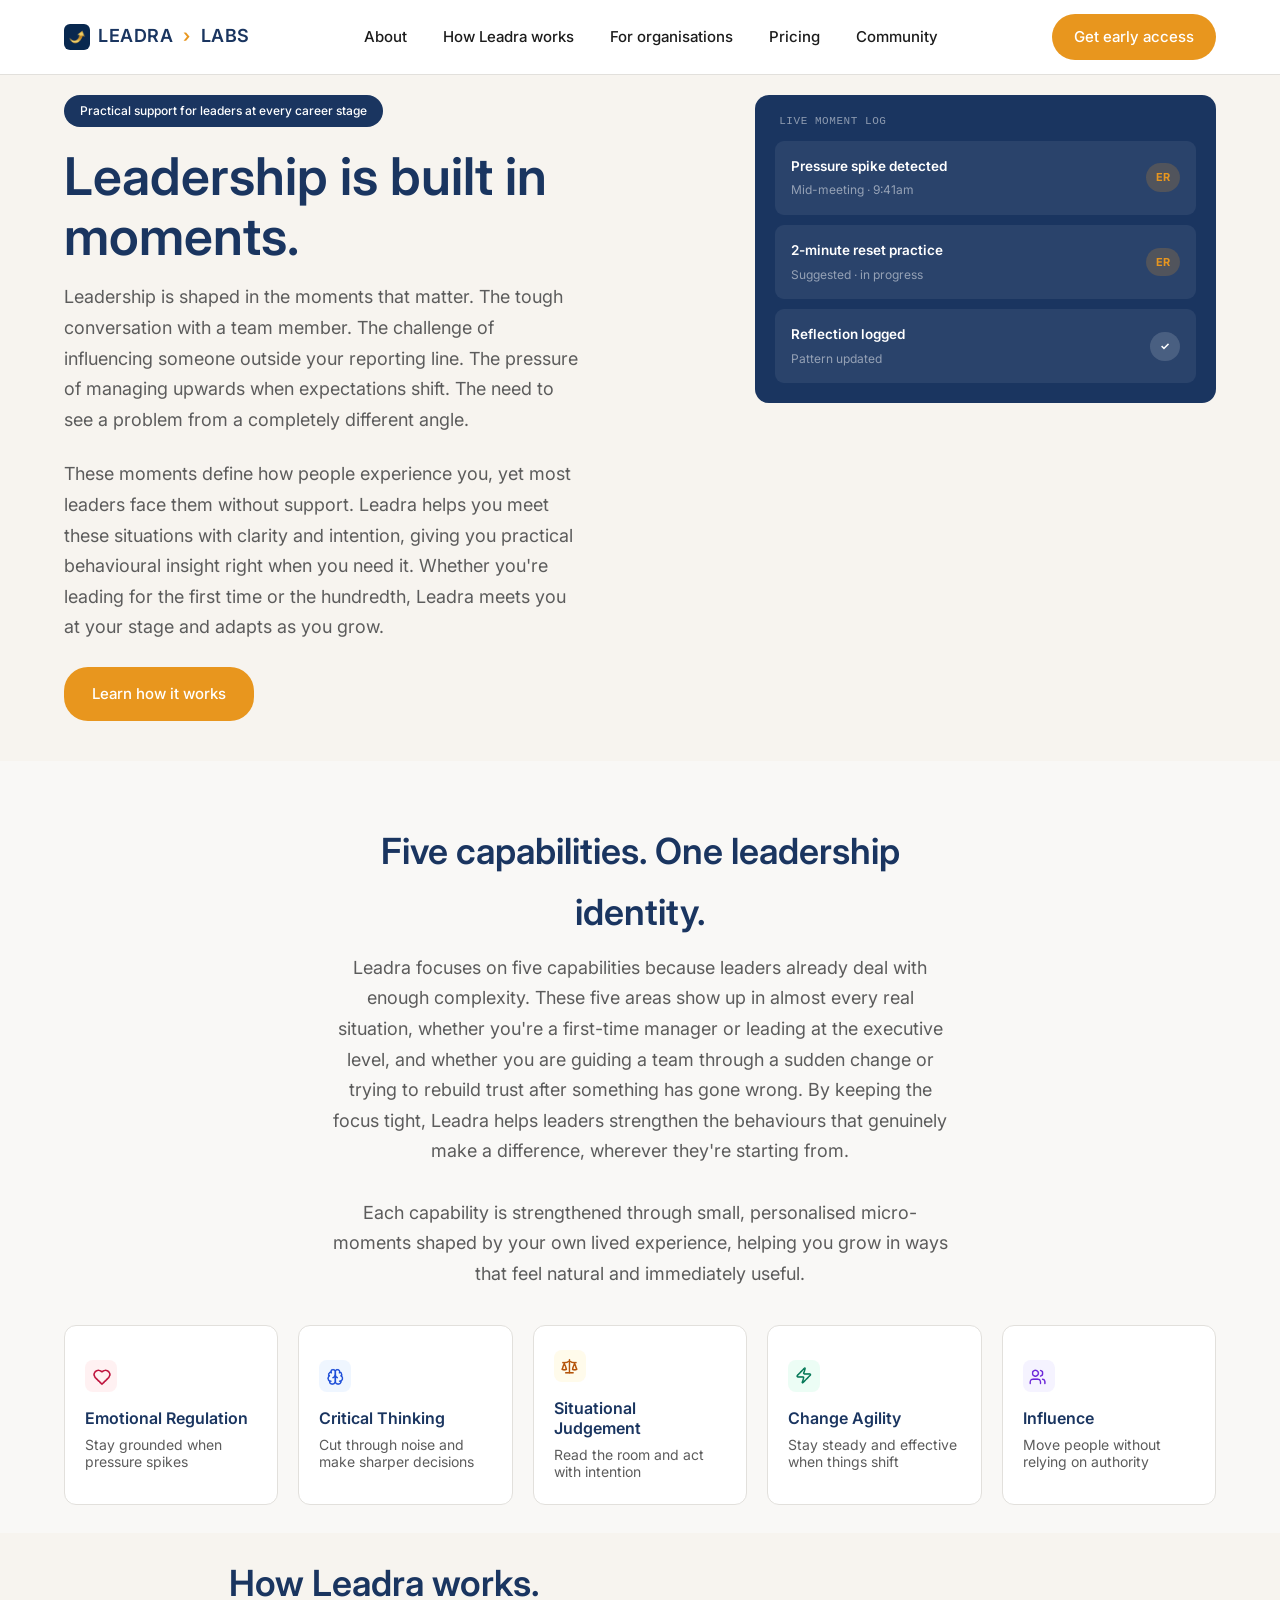
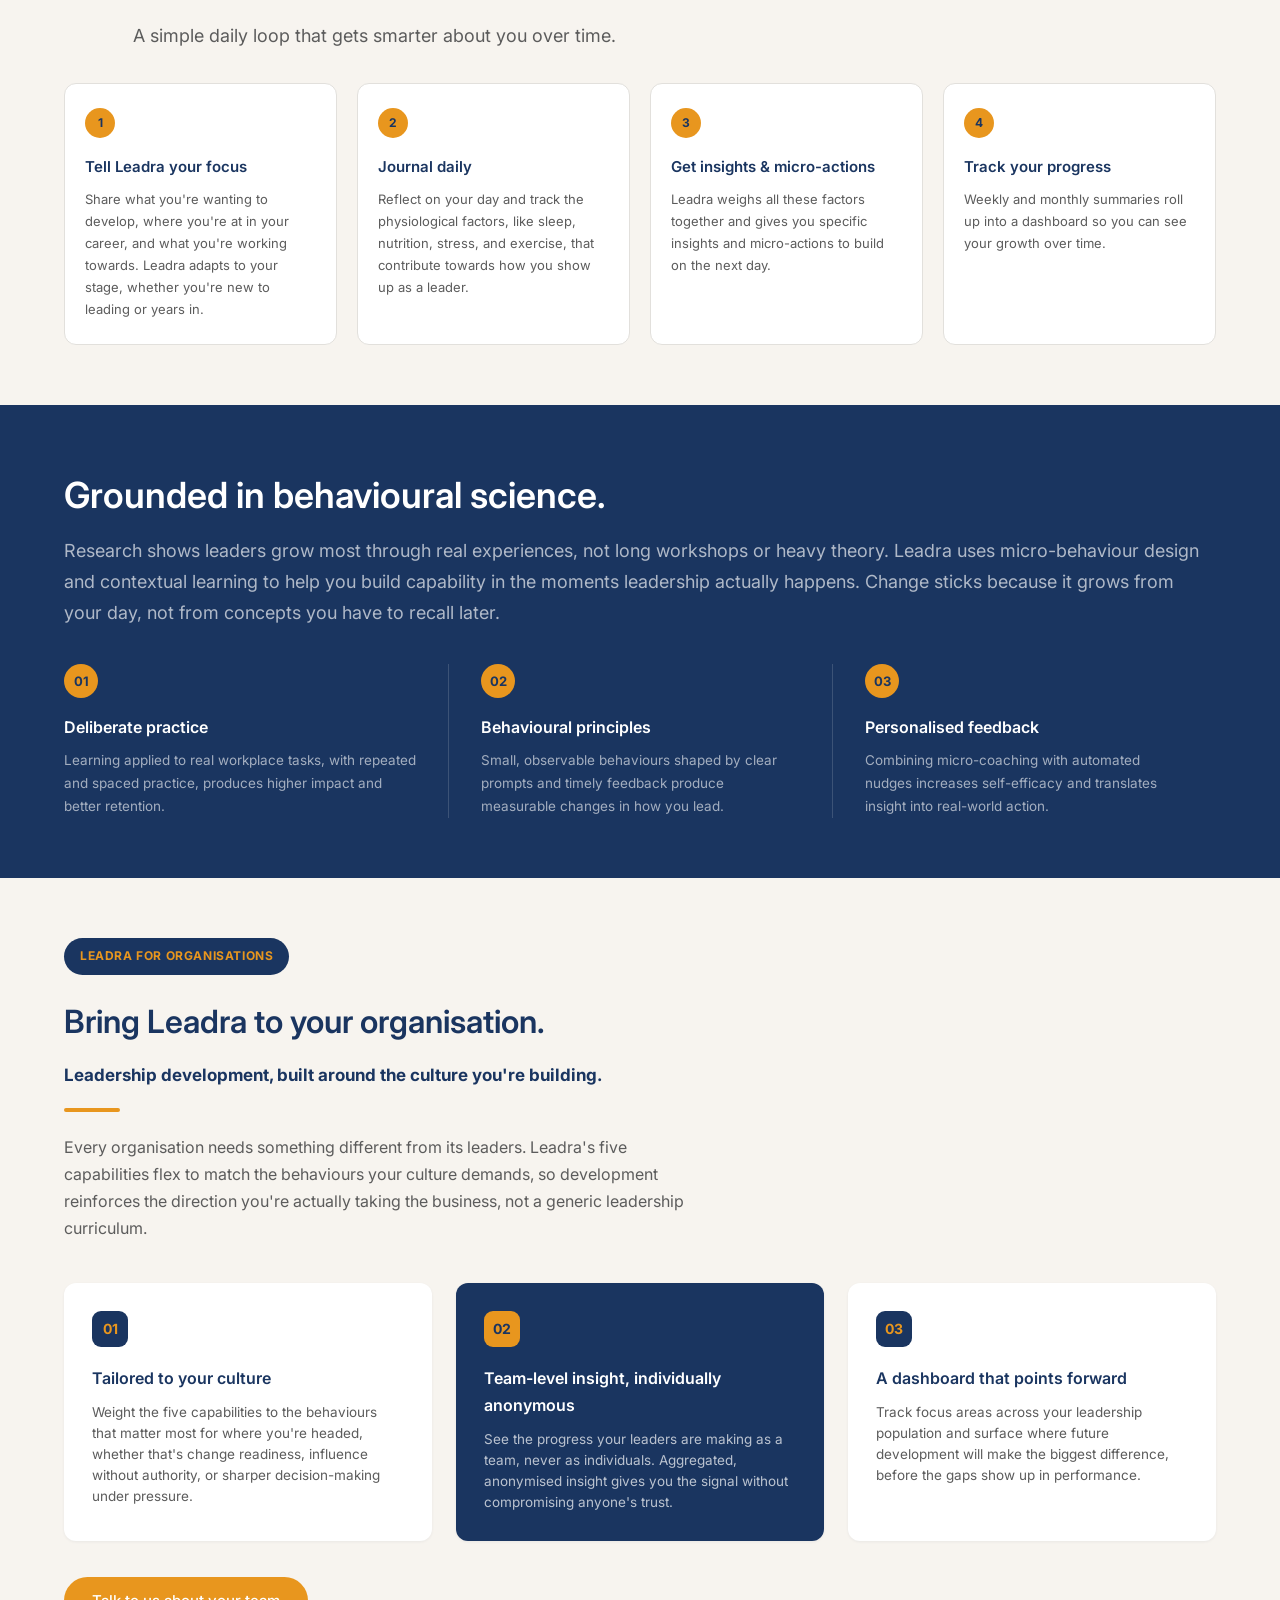
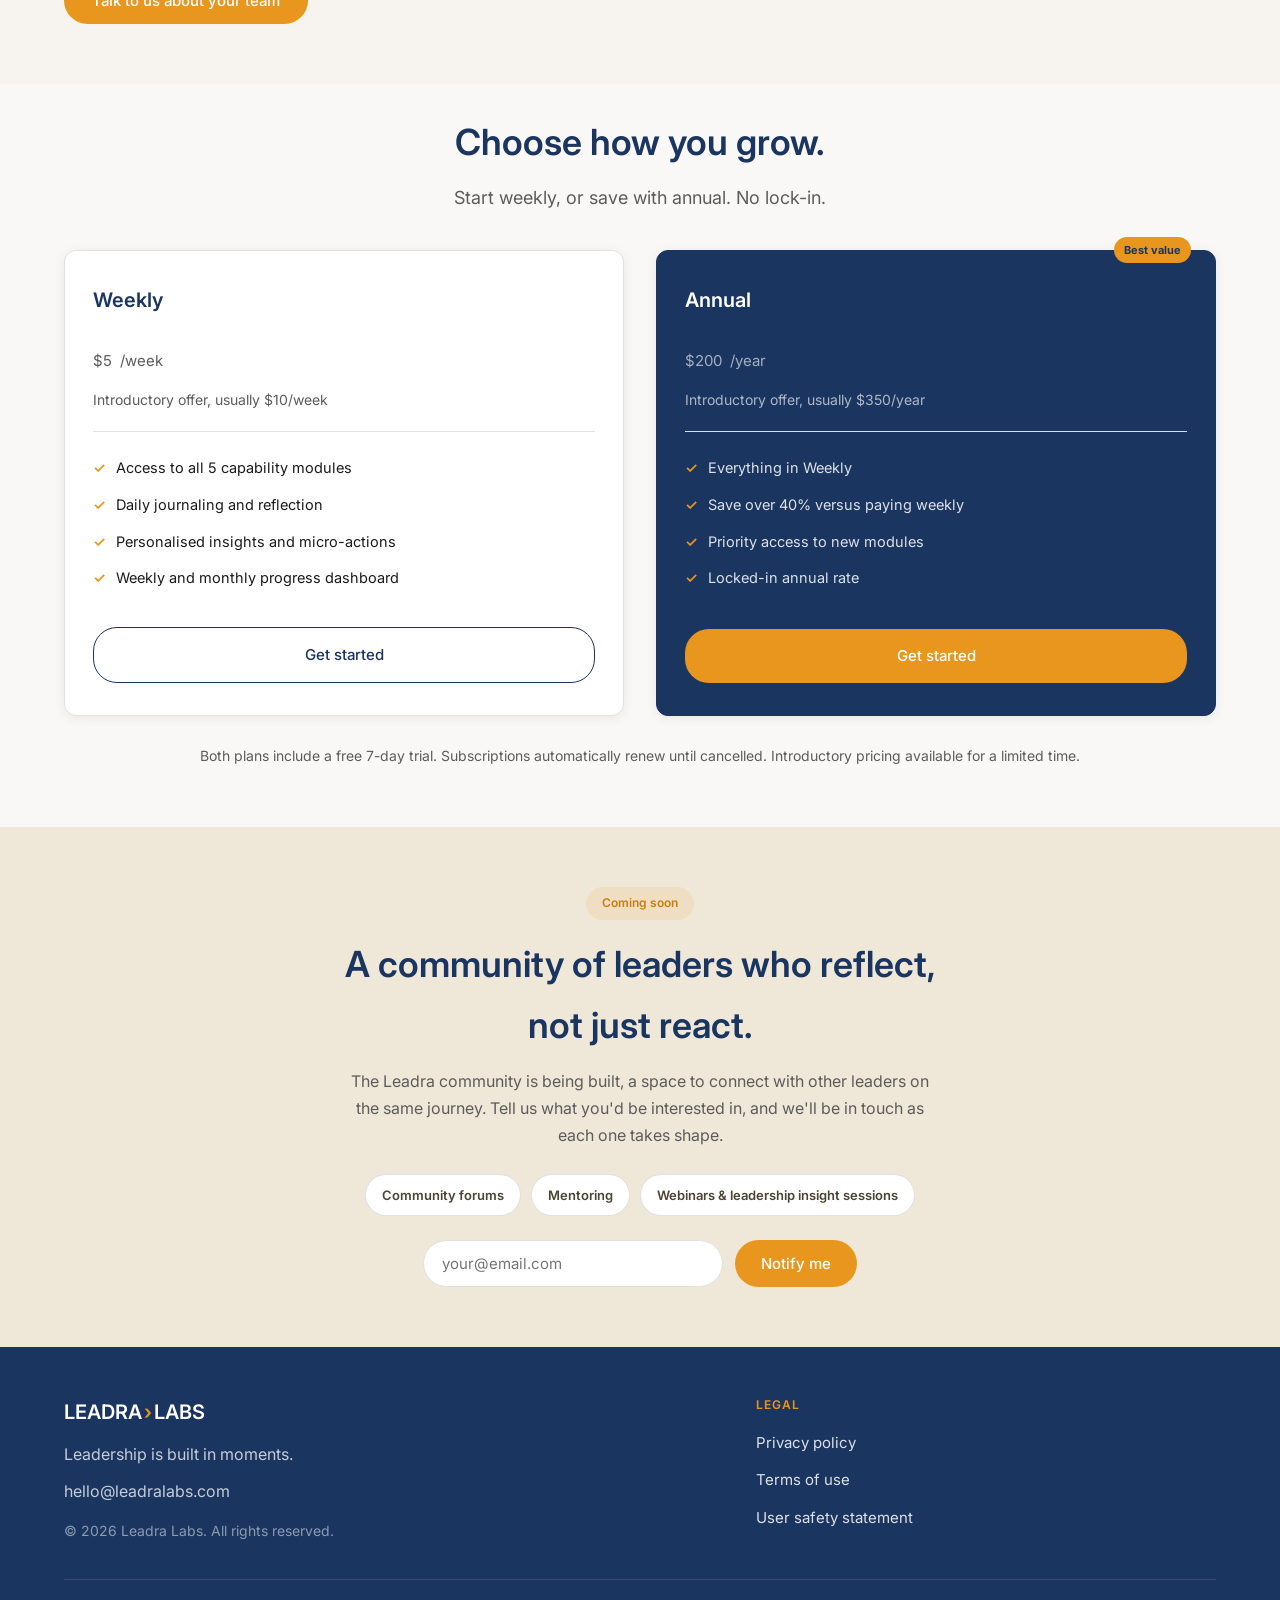
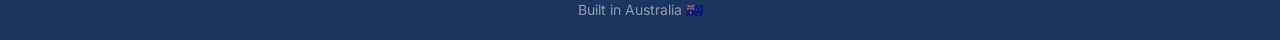
<file: index.html>
<!DOCTYPE html>
<html lang="en">
<head>
<meta charset="UTF-8">
<meta name="viewport" content="width=device-width, initial-scale=1.0">
<title>Leadra Labs: Leadership is built in moments</title>
<meta name="description" content="Leadra is a behavioural development app for leaders at every stage. Recognise pressure spikes, difficult conversations, and change — and build the capability to navigate them with confidence.">
<meta property="og:title" content="Leadra Labs: Leadership is built in moments">
<meta property="og:description" content="A behavioural development app for leaders at every stage, built for the moments that matter.">
<meta property="og:type" content="website">
<meta property="og:url" content="https://leadralabs.com">
<meta property="og:image" content="https://leadralabs.com/og-image.png">
<link rel="icon" type="image/svg+xml" href="data:image/svg+xml,%3Csvg xmlns='http://www.w3.org/2000/svg' viewBox='0 0 64 64'%3E%3Crect width='64' height='64' fill='%231A3560'/%3E%3Ctext x='32' y='46' font-family='Arial, sans-serif' font-size='38' font-weight='700' fill='%23E8961E' text-anchor='middle'%3EL%3C/text%3E%3C/svg%3E">
<link rel="preconnect" href="https://fonts.googleapis.com">
<link rel="preconnect" href="https://fonts.gstatic.com" crossorigin>
<link href="https://fonts.googleapis.com/css2?family=Inter:wght@400;500;600;700;800&display=swap" rel="stylesheet">
<link rel="stylesheet" href="assets/style.css">
</head>
<body>

<!-- ============ NAVIGATION ============ -->
<header class="site-nav">
  <div class="nav-inner">
    <a href="#" class="logo logo-mark">
      <img src="assets/logo.png" class="logo-icon" alt="Leadra Labs logo">
      LEADRA<span class="arrow">›</span>LABS
    </a>
    <nav class="nav-links">
      <a href="about.html">About</a>
      <a href="#how-it-works">How Leadra works</a>
      <a href="#for-organisations">For organisations</a>
      <a href="#pricing">Pricing</a>
      <a href="#community">Community</a>
    </nav>
    <div class="nav-right">
      <a href="https://app.leadralabs.com" class="btn btn-gold-sm">Get early access</a>
      <button class="hamburger" id="hamburgerBtn" aria-label="Toggle menu">☰</button>
    </div>
  </div>
  <div class="mobile-menu" id="mobileMenu">
    <a href="about.html">About</a>
    <a href="#how-it-works">How Leadra works</a>
    <a href="#for-organisations">For organisations</a>
    <a href="#pricing">Pricing</a>
    <a href="#community">Community</a>
  </div>
</header>

<!-- ============ HERO ============ -->
<section class="hero">
  <div class="container">
    <div class="hero-text">
      <span class="eyebrow-pill">Practical support for leaders at every career stage</span>
      <h1>Leadership is built in moments.</h1>
      <p class="sub">Leadership is shaped in the moments that matter. The tough conversation with a team member. The challenge of influencing someone outside your reporting line. The pressure of managing upwards when expectations shift. The need to see a problem from a completely different angle.</p>
      <p class="sub">These moments define how people experience you, yet most leaders face them without support. Leadra helps you meet these situations with clarity and intention, giving you practical behavioural insight right when you need it. Whether you're leading for the first time or the hundredth, Leadra meets you at your stage and adapts as you grow.</p>
      <div class="hero-ctas">
        <a href="#how-it-works" class="btn btn-gold">Learn how it works</a>
      </div>
    </div>
    <div class="hero-visual">
      <div class="moment-log-card">
        <div class="moment-log-label">LIVE MOMENT LOG</div>
        <div class="moment-log-item">
          <div>
            <div class="moment-log-item-title">Pressure spike detected</div>
            <div class="moment-log-item-meta">Mid-meeting · 9:41am</div>
          </div>
          <div class="moment-log-tag">ER</div>
        </div>
        <div class="moment-log-item">
          <div>
            <div class="moment-log-item-title">2-minute reset practice</div>
            <div class="moment-log-item-meta">Suggested · in progress</div>
          </div>
          <div class="moment-log-tag">ER</div>
        </div>
        <div class="moment-log-item">
          <div>
            <div class="moment-log-item-title">Reflection logged</div>
            <div class="moment-log-item-meta">Pattern updated</div>
          </div>
          <div class="moment-log-tag done">✓</div>
        </div>
      </div>
    </div>
  </div>
</section>

<!-- ============ CAPABILITIES ============ -->
<section id="capabilities">
  <div class="container">
    <h2 class="section-heading">Five capabilities. One leadership identity.</h2>
    <p class="section-subtext">Leadra focuses on five capabilities because leaders already deal with enough complexity. These five areas show up in almost every real situation, whether you're a first-time manager or leading at the executive level, and whether you are guiding a team through a sudden change or trying to rebuild trust after something has gone wrong. By keeping the focus tight, Leadra helps leaders strengthen the behaviours that genuinely make a difference, wherever they're starting from.<br><br>Each capability is strengthened through small, personalised micro-moments shaped by your own lived experience, helping you grow in ways that feel natural and immediately useful.</p>
    <div class="capabilities-grid">
      <button class="capability-card" data-modal="modal-er" type="button">
        <img class="capability-icon-img" src="assets/icons/emotional-regulation.png" alt="Emotional Regulation icon">
        <h3>Emotional Regulation</h3>
        <p>Stay grounded when pressure spikes</p>
      </button>
      <button class="capability-card" data-modal="modal-ct" type="button">
        <img class="capability-icon-img" src="assets/icons/critical-thinking.png" alt="Critical Thinking icon">
        <h3>Critical Thinking</h3>
        <p>Cut through noise and make sharper decisions</p>
      </button>
      <button class="capability-card" data-modal="modal-sj" type="button">
        <img class="capability-icon-img" src="assets/icons/situational-judgement.png" alt="Situational Judgement icon">
        <h3>Situational Judgement</h3>
        <p>Read the room and act with intention</p>
      </button>
      <button class="capability-card" data-modal="modal-ca" type="button">
        <img class="capability-icon-img" src="assets/icons/change-agility.png" alt="Change Agility icon">
        <h3>Change Agility</h3>
        <p>Stay steady and effective when things shift</p>
      </button>
      <button class="capability-card" data-modal="modal-in" type="button">
        <img class="capability-icon-img" src="assets/icons/influence.png" alt="Influence icon">
        <h3>Influence</h3>
        <p>Move people without relying on authority</p>
      </button>
    </div>
  </div>
</section>

<!-- ============ HOW LEADRA WORKS (4-step loop) ============ -->
<section id="how-it-works">
  <div class="container">
    <h2 class="section-heading" style="margin:0 0 6px">How Leadra works.</h2>
    <p class="section-subtext" style="margin:0 0 32px">A simple daily loop that gets smarter about you over time.</p>
    <div class="steps-grid">
      <div class="step-card">
        <div class="step-num">1</div>
        <h3>Tell Leadra your focus</h3>
        <p>Share what you're wanting to develop, where you're at in your career, and what you're working towards. Leadra adapts to your stage, whether you're new to leading or years in.</p>
      </div>
      <div class="step-card">
        <div class="step-num">2</div>
        <h3>Journal daily</h3>
        <p>Reflect on your day and track the physiological factors, like sleep, nutrition, stress, and exercise, that contribute towards how you show up as a leader.</p>
      </div>
      <div class="step-card">
        <div class="step-num">3</div>
        <h3>Get insights &amp; micro-actions</h3>
        <p>Leadra weighs all these factors together and gives you specific insights and micro-actions to build on the next day.</p>
      </div>
      <div class="step-card">
        <div class="step-num">4</div>
        <h3>Track your progress</h3>
        <p>Weekly and monthly summaries roll up into a dashboard so you can see your growth over time.</p>
      </div>
    </div>
  </div>
</section>

<!-- ============ GROUNDED IN BEHAVIOURAL SCIENCE ============ -->
<section class="science-section">
  <div class="container">
    <h2 class="section-heading">Grounded in behavioural science.</h2>
    <p class="section-subtext">Research shows leaders grow most through real experiences, not long workshops or heavy theory. Leadra uses micro-behaviour design and contextual learning to help you build capability in the moments leadership actually happens. Change sticks because it grows from your day, not from concepts you have to recall later.</p>
    <div class="pillars">
      <div class="pillar">
        <div class="num">01</div>
        <h3>Deliberate practice</h3>
        <p>Learning applied to real workplace tasks, with repeated and spaced practice, produces higher impact and better retention.</p>
      </div>
      <div class="pillar">
        <div class="num">02</div>
        <h3>Behavioural principles</h3>
        <p>Small, observable behaviours shaped by clear prompts and timely feedback produce measurable changes in how you lead.</p>
      </div>
      <div class="pillar">
        <div class="num">03</div>
        <h3>Personalised feedback</h3>
        <p>Combining micro-coaching with automated nudges increases self-efficacy and translates insight into real-world action.</p>
      </div>
    </div>
  </div>
</section>

<!-- ============ BRING LEADRA TO YOUR ORGANISATION ============ -->
<section id="for-organisations" class="org-section">
  <div class="container">
    <span class="eyebrow-navy">Leadra for organisations</span>
    <h2 class="org-heading">Bring Leadra to your organisation.</h2>
    <p class="org-subheading">Leadership development, built around the culture you're building.</p>
    <div class="org-divider"></div>
    <p class="org-body">Every organisation needs something different from its leaders. Leadra's five capabilities flex to match the behaviours your culture demands, so development reinforces the direction you're actually taking the business, not a generic leadership curriculum.</p>
    <div class="org-grid">
      <div class="org-card">
        <div class="org-card-num">01</div>
        <h3>Tailored to your culture</h3>
        <p>Weight the five capabilities to the behaviours that matter most for where you're headed, whether that's change readiness, influence without authority, or sharper decision-making under pressure.</p>
      </div>
      <div class="org-card dark">
        <div class="org-card-num">02</div>
        <h3>Team-level insight, individually anonymous</h3>
        <p>See the progress your leaders are making as a team, never as individuals. Aggregated, anonymised insight gives you the signal without compromising anyone's trust.</p>
      </div>
      <div class="org-card">
        <div class="org-card-num">03</div>
        <h3>A dashboard that points forward</h3>
        <p>Track focus areas across your leadership population and surface where future development will make the biggest difference, before the gaps show up in performance.</p>
      </div>
    </div>
    <div class="org-cta">
      <button class="btn btn-gold" data-modal="modal-contact" type="button">Talk to us about your team</button>
    </div>
  </div>
</section>

<!-- ============ PRICING ============ -->
<section id="pricing">
  <div class="container">
    <h2 class="section-heading">Choose how you grow.</h2>
    <p class="section-subtext">Start weekly, or save with annual. No lock-in.</p>
    <div class="pricing-grid">

      <div class="price-card">
        <h3>Weekly</h3>
        <div class="price"><span>$5</span> <span>/week</span></div>
        <p class="tagline">Introductory offer, usually $10/week</p>
        <hr class="price-divider">
        <ul>
          <li><span class="check">✓</span> <span>Access to all 5 capability modules</span></li>
          <li><span class="check">✓</span> <span>Daily journaling and reflection</span></li>
          <li><span class="check">✓</span> <span>Personalised insights and micro-actions</span></li>
          <li><span class="check">✓</span> <span>Weekly and monthly progress dashboard</span></li>
        </ul>
        <a href="https://app.leadralabs.com" class="btn btn-outline-navy">Get started</a>
      </div>

      <div class="price-card dark">
        <span class="popular-badge">Best value</span>
        <h3>Annual</h3>
        <div class="price"><span>$200</span> <span>/year</span></div>
        <p class="tagline">Introductory offer, usually $350/year</p>
        <hr class="price-divider">
        <ul>
          <li><span class="check">✓</span> <span>Everything in Weekly</span></li>
          <li><span class="check">✓</span> <span>Save over 40% versus paying weekly</span></li>
          <li><span class="check">✓</span> <span>Priority access to new modules</span></li>
          <li><span class="check">✓</span> <span>Locked-in annual rate</span></li>
        </ul>
        <a href="https://app.leadralabs.com" class="btn btn-gold">Get started</a>
      </div>

    </div>
    <p class="pricing-footnote">Both plans include a free 7-day trial. Subscriptions automatically renew until cancelled. Introductory pricing available for a limited time.</p>
  </div>
</section>

<!-- ============ COMMUNITY ============ -->
<section id="community" class="community-section">
  <div class="community-inner">
    <span class="eyebrow-gold">Coming soon</span>
    <h2>A community of leaders who reflect, not just react.</h2>
    <p>The Leadra community is being built, a space to connect with other leaders on the same journey. Tell us what you'd be interested in, and we'll be in touch as each one takes shape.</p>
    <div class="community-tags">
      <span class="community-tag">Community forums</span>
      <span class="community-tag">Mentoring</span>
      <span class="community-tag">Webinars &amp; leadership insight sessions</span>
    </div>
    <!-- TODO: wire up to email capture (e.g. Mailchimp, ConvertKit) -->
    <form class="email-capture" onsubmit="return false;">
      <input type="email" placeholder="your@email.com" aria-label="Email address" required>
      <button type="submit" class="btn btn-gold-sm">Notify me</button>
    </form>
  </div>
</section>

<!-- ============ FOOTER ============ -->
<footer>
  <div class="container">
    <div class="footer-grid" style="grid-template-columns: 1.4fr 1fr;">
      <div>
        <div class="footer-logo">LEADRA<span class="arrow">›</span>LABS</div>
        <p class="footer-tagline">Leadership is built in moments.</p>
        <p class="footer-tagline" style="margin-top:-4px"><a href="mailto:hello@leadralabs.com" style="color:inherit">hello@leadralabs.com</a></p>
        <p class="footer-copyright">© 2026 Leadra Labs. All rights reserved.</p>
      </div>
      <div>
        <div class="footer-heading">Legal</div>
        <ul class="footer-links">
          <li><a href="Leadra Privacy Policy 20Aug26.pdf" target="_blank" rel="noopener">Privacy policy</a></li>
          <li><a href="Leadra Terms of Use 17Aug26.pdf" target="_blank" rel="noopener">Terms of use</a></li>
          <li><a href="Leadra User Safety Statement 17Aug26.pdf" target="_blank" rel="noopener">User safety statement</a></li>
        </ul>
      </div>
    </div>
    <div class="footer-bottom">Built in Australia 🇦🇺</div>
  </div>
</footer>

<!-- ============ CAPABILITY DETAIL MODALS ============ -->
<div class="modal-overlay" id="modal-er">
  <div class="modal-box">
    <div class="modal-header">
      <img class="modal-icon" src="assets/icons/emotional-regulation.png" alt="Emotional Regulation icon">
      <h2>Emotional Regulation</h2>
    </div>
    <p>When emotions run high, leadership can feel harder than it should. You might notice yourself reacting too quickly, feeling thrown off in a conversation or struggling to stay calm when pressure builds. Your team feels it too. Tension rises, people pull back, and small issues start to grow because the focus shifts from the work to the emotion in the room.</p>
    <p>Emotional regulation helps you stay steady, think clearly and create the kind of environment where people feel safe to bring their best thinking.</p>
    <h3>How Leadra helps</h3>
    <p>Leadra strengthens emotional regulation through small, personalised micro moments that reflect your real experiences. These moments help you notice what is happening, understand the trigger and choose a calmer response that keeps the conversation and the team on track. Over time, you build a steadier way of leading that people feel immediately.</p>
    <div class="modal-close-row"><button class="modal-close-btn" type="button">Close</button></div>
  </div>
</div>

<div class="modal-overlay" id="modal-ct">
  <div class="modal-box">
    <div class="modal-header">
      <img class="modal-icon" src="assets/icons/critical-thinking.png" alt="Critical Thinking icon">
      <h2>Critical Thinking</h2>
    </div>
    <p>When pressure is high, it is easy to rush into a solution or get stuck on the first idea that seems workable. You might feel mentally cluttered, unsure where to start or overwhelmed by competing priorities. When critical thinking slips, problems get oversimplified, risks are missed and teams end up solving the wrong issue.</p>
    <p>Critical thinking helps you slow the moment down, see the problem clearly and make choices that stand up under pressure.</p>
    <h3>How Leadra helps</h3>
    <p>Leadra helps you strengthen critical thinking by prompting you to pause, step back and explore the problem from different angles. You learn to question assumptions, separate noise from what matters and make decisions with more clarity. Over time, your thinking becomes more deliberate and grounded.</p>
    <div class="modal-close-row"><button class="modal-close-btn" type="button">Close</button></div>
  </div>
</div>

<div class="modal-overlay" id="modal-sj">
  <div class="modal-box">
    <div class="modal-header">
      <img class="modal-icon" src="assets/icons/situational-judgement.png" alt="Situational Judgement icon">
      <h2>Situational Judgement</h2>
    </div>
    <p>When a moment feels unclear, it is easy to second-guess yourself or jump to a response that misses what the situation actually needs. You might feel unsure about how to move the conversation forward or notice the team looking for direction you are not quite ready to give. When situational judgement slips, decisions stall, misunderstandings grow and people start filling the gaps with their own assumptions.</p>
    <p>Situational judgement helps you read what is happening and choose the action that keeps things moving in the right direction.</p>
    <h3>How Leadra helps</h3>
    <p>Leadra helps you sharpen situational awareness by prompting you to reflect on real moments you face. You learn to spot cues you may have missed, understand what is driving the situation and choose a response that supports clarity and progress. Over time, your judgement becomes more confident and consistent.</p>
    <div class="modal-close-row"><button class="modal-close-btn" type="button">Close</button></div>
  </div>
</div>

<div class="modal-overlay" id="modal-ca">
  <div class="modal-box">
    <div class="modal-header">
      <img class="modal-icon" src="assets/icons/change-agility.png" alt="Change Agility icon">
      <h2>Change Agility</h2>
    </div>
    <p>Change can feel unsettling, especially when expectations shift quickly or the path ahead is unclear. You might notice yourself resisting, feeling thrown off or struggling to help your team stay focused. When change agility slips, momentum drops, frustration rises and people start clinging to old ways of working.</p>
    <p>Change agility helps you adapt with confidence and guide others through uncertainty.</p>
    <h3>How Leadra helps</h3>
    <p>Leadra helps you build change agility by encouraging you to reflect on your reactions and the impact they have on others. You learn to reset your mindset, stay open to new information and respond in a way that keeps your team steady and moving forward. Over time, you become a more flexible and reassuring presence during change.</p>
    <div class="modal-close-row"><button class="modal-close-btn" type="button">Close</button></div>
  </div>
</div>

<div class="modal-overlay" id="modal-in">
  <div class="modal-box">
    <div class="modal-header">
      <img class="modal-icon" src="assets/icons/influence.png" alt="Influence icon">
      <h2>Influence</h2>
    </div>
    <p>Influence can feel challenging when you need support from someone who sees things differently or when you are trying to shift a conversation that is stuck. You might feel unheard, frustrated or unsure how to get traction. When influence is off, progress slows, relationships strain and people start protecting their own position instead of working together.</p>
    <p>Influence helps you connect with others in a way that builds trust, alignment and shared commitment.</p>
    <h3>How Leadra helps</h3>
    <p>Leadra helps you strengthen influence by guiding you to reflect on how you communicate, what others may be experiencing and how your approach lands. You learn to adjust your style, find common ground and create conversations that open rather than close. Over time, your influence feels more natural and effective.</p>
    <div class="modal-close-row"><button class="modal-close-btn" type="button">Close</button></div>
  </div>
</div>

<!-- ============ ORGANISATION CONTACT MODAL ============ -->
<div class="modal-overlay contact-modal" id="modal-contact">
  <div class="modal-box">
    <h2>Talk to us about your team</h2>
    <p class="modal-intro">Tell us a bit about what you're after and we'll be in touch.</p>
    <form id="contactForm">
      <div class="form-group">
        <label for="contactName">Your name</label>
        <input type="text" id="contactName" name="contactName">
      </div>
      <div class="form-group">
        <label for="contactEmail">Your email address</label>
        <input type="email" id="contactEmail" name="contactEmail">
      </div>
      <div class="form-group">
        <label for="contactPhone">Your phone number</label>
        <input type="tel" id="contactPhone" name="contactPhone">
      </div>
      <div class="form-group">
        <label for="contactReason">Reason for enquiry</label>
        <textarea id="contactReason" name="contactReason" rows="4"></textarea>
      </div>
      <div class="modal-actions">
        <button class="modal-btn-cancel" type="button" data-close-contact>Cancel</button>
        <button class="modal-btn-send" type="submit">Send</button>
      </div>
    </form>
  </div>
</div>

<script>
  document.getElementById('hamburgerBtn').addEventListener('click', function () {
    document.getElementById('mobileMenu').classList.toggle('open');
  });

  document.querySelectorAll('.mobile-menu a').forEach(function (link) {
    link.addEventListener('click', function () {
      document.getElementById('mobileMenu').classList.remove('open');
    });
  });
</script>

<!--
  Modal open/close behaviour for the 5 capability detail popups and the
  "talk to us about your team" contact form. No frameworks -- plain DOM,
  same pattern as the hamburger menu script above.
-->
<script>
  function openModal(id) {
    var overlay = document.getElementById(id);
    if (overlay) overlay.classList.add('open');
  }

  function closeModal(overlay) {
    overlay.classList.remove('open');
  }

  // Anything with data-modal="modal-xyz" opens that overlay (capability cards,
  // the "Talk to us about your team" button).
  document.querySelectorAll('[data-modal]').forEach(function (trigger) {
    trigger.addEventListener('click', function () {
      openModal(trigger.getAttribute('data-modal'));
    });
  });

  // Click the dark backdrop (not the white card itself) to close.
  document.querySelectorAll('.modal-overlay').forEach(function (overlay) {
    overlay.addEventListener('click', function (e) {
      if (e.target === overlay) closeModal(overlay);
    });
  });

  // "Close" buttons on the capability modals, and "Cancel" on the contact modal.
  document.querySelectorAll('.modal-close-btn, [data-close-contact]').forEach(function (btn) {
    btn.addEventListener('click', function () {
      var overlay = btn.closest('.modal-overlay');
      if (overlay) closeModal(overlay);
    });
  });

  // Escape key closes whichever modal is open.
  document.addEventListener('keydown', function (e) {
    if (e.key === 'Escape') {
      document.querySelectorAll('.modal-overlay.open').forEach(closeModal);
    }
  });

  // "Talk to us about your team" form -- no backend, just opens the person's
  // own email client with the details pre-filled (same approach as the
  // rest of the site's non-functional/coming-soon forms).
  var contactForm = document.getElementById('contactForm');
  if (contactForm) {
    contactForm.addEventListener('submit', function (e) {
      e.preventDefault();
      var name = document.getElementById('contactName').value;
      var email = document.getElementById('contactEmail').value;
      var phone = document.getElementById('contactPhone').value;
      var reason = document.getElementById('contactReason').value;
      var body = 'Name: ' + name + '\nEmail: ' + email + '\nPhone: ' + phone +
        '\n\nReason for enquiry:\n' + reason;
      window.location.href = 'mailto:hello@leadralabs.com?subject=' +
        encodeURIComponent('Leadra for organisations') + '&body=' + encodeURIComponent(body);
      closeModal(document.getElementById('modal-contact'));
    });
  }
</script>

</body>
</html>
</file>
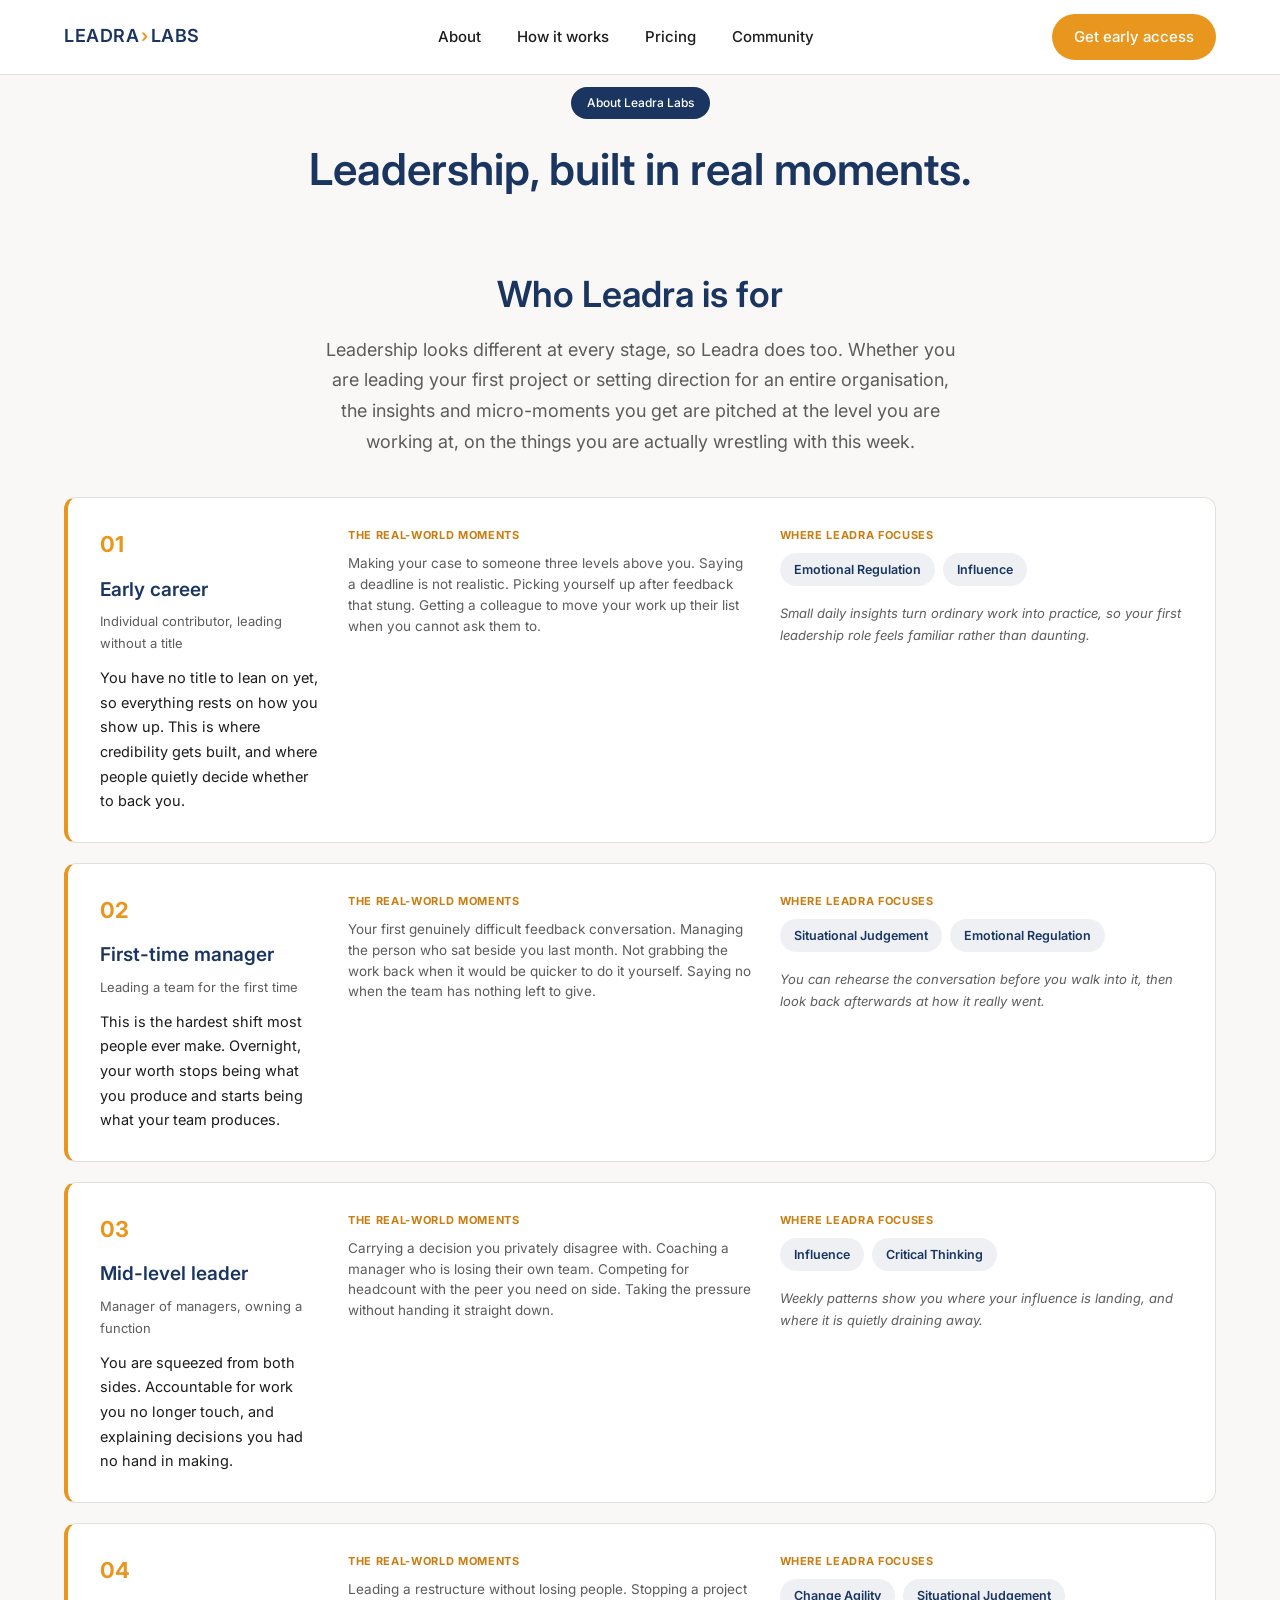
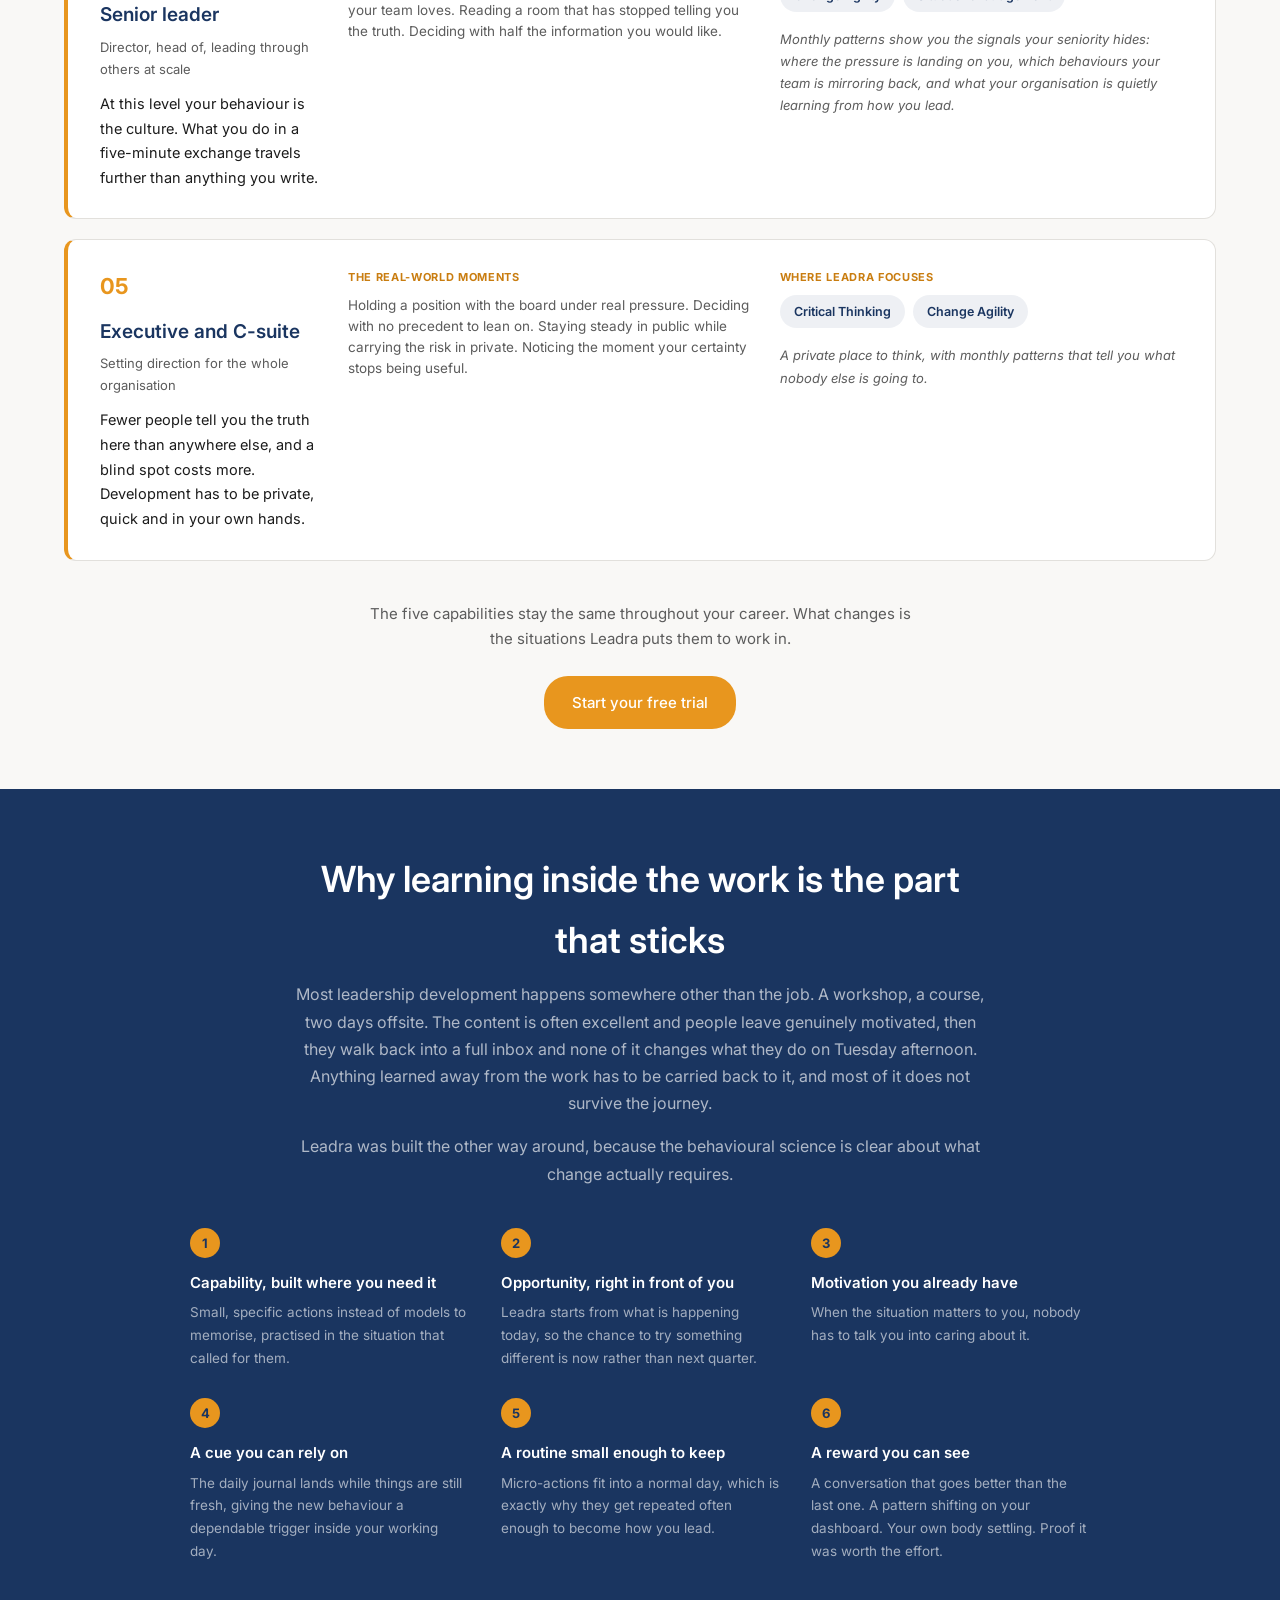
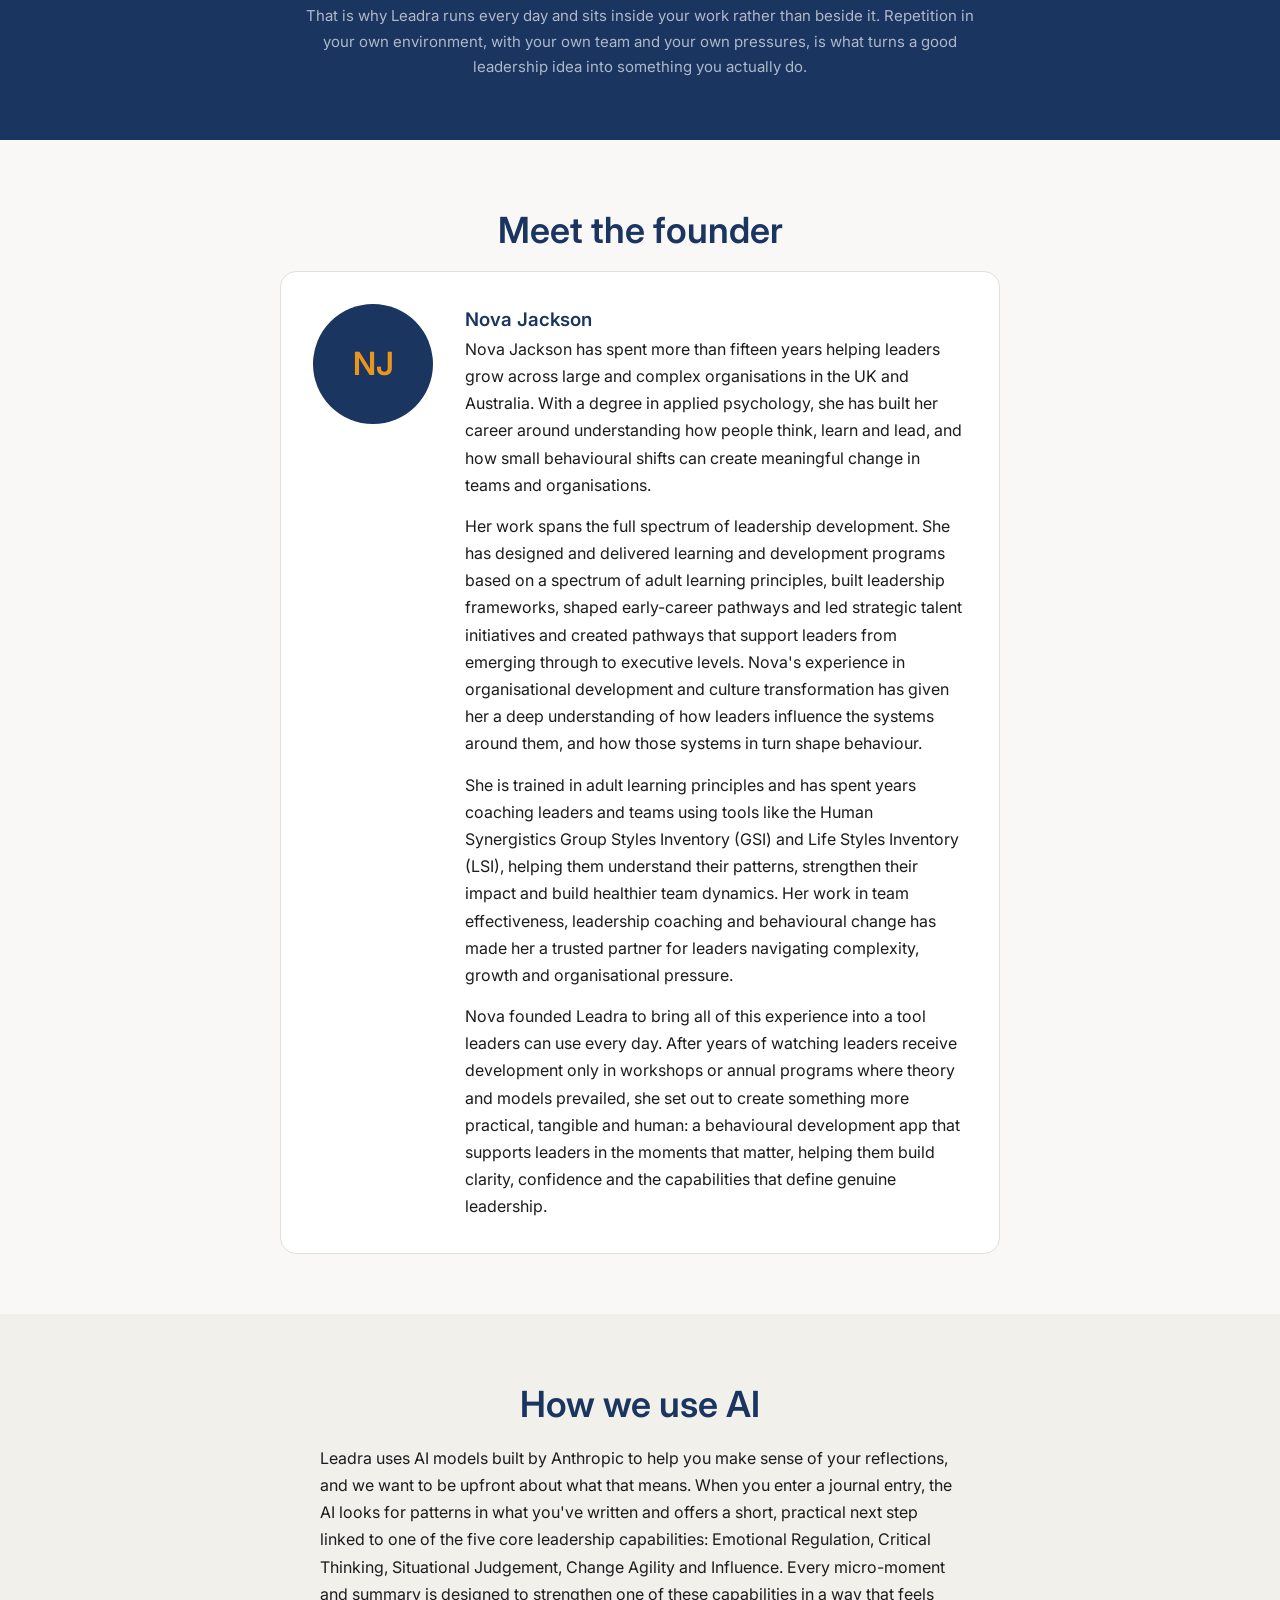
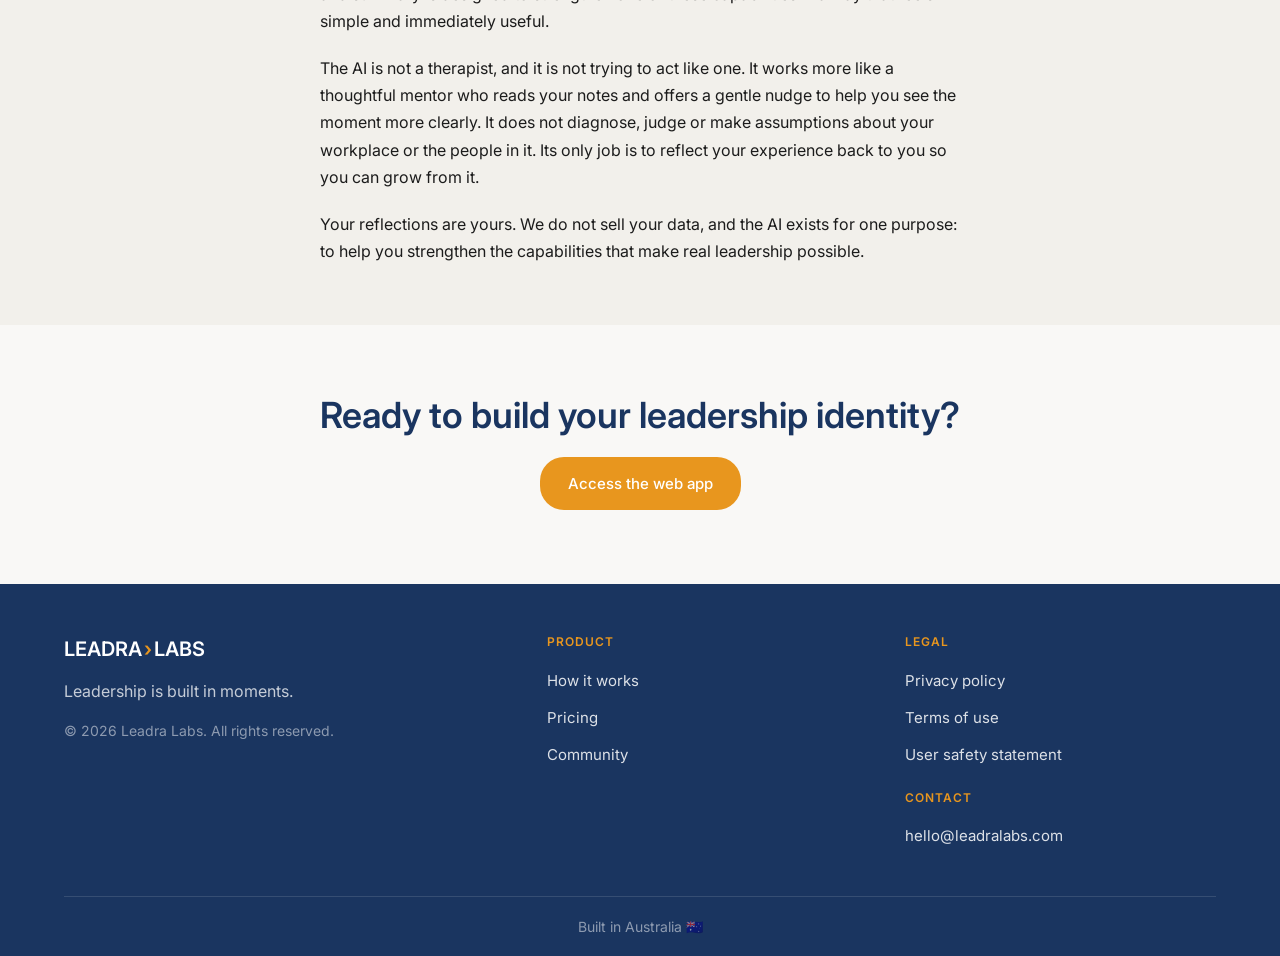
<file: about.html>
<!DOCTYPE html>
<html lang="en">
<head>
<meta charset="UTF-8">
<meta name="viewport" content="width=device-width, initial-scale=1.0">
<title>About — Leadra Labs</title>
<!-- NOVA: edit copy here -->
<meta name="description" content="Leadra Labs is a behavioural development app for leaders at every stage, built for the moments that matter. Learn what we're building and why.">
<meta property="og:title" content="About — Leadra Labs">
<!-- NOVA: edit copy here -->
<meta property="og:description" content="Leadership, built in real moments. Learn about Leadra Labs and what we're building.">
<meta property="og:type" content="website">
<meta property="og:url" content="https://leadralabs.com/about.html">
<meta property="og:image" content="https://leadralabs.com/og-image.png">
<link rel="icon" type="image/svg+xml" href="data:image/svg+xml,%3Csvg xmlns='http://www.w3.org/2000/svg' viewBox='0 0 64 64'%3E%3Crect width='64' height='64' fill='%231A3560'/%3E%3Ctext x='32' y='46' font-family='Arial, sans-serif' font-size='38' font-weight='700' fill='%23E8961E' text-anchor='middle'%3EL%3C/text%3E%3C/svg%3E">
<link rel="preconnect" href="https://fonts.googleapis.com">
<link rel="preconnect" href="https://fonts.gstatic.com" crossorigin>
<link href="https://fonts.googleapis.com/css2?family=Inter:wght@400;500;600&display=swap" rel="stylesheet">
<link rel="stylesheet" href="assets/style.css">
</head>
<body>

<!-- ============ NAVIGATION ============ -->
<header class="site-nav">
  <div class="nav-inner">
    <a href="index.html" class="logo">LEADRA<span class="arrow">›</span>LABS</a>
    <nav class="nav-links">
      <a href="about.html">About</a>
      <a href="index.html#how-it-works">How it works</a>
      <a href="index.html#pricing">Pricing</a>
      <a href="index.html#community">Community</a>
    </nav>
    <div class="nav-right">
      <a href="https://app.leadralabs.com" class="btn btn-gold-sm">Get early access</a>
      <button class="hamburger" id="hamburgerBtn" aria-label="Toggle menu">☰</button>
    </div>
  </div>
  <div class="mobile-menu" id="mobileMenu">
    <a href="about.html">About</a>
    <a href="index.html#how-it-works">How it works</a>
    <a href="index.html#pricing">Pricing</a>
    <a href="index.html#community">Community</a>
  </div>
</header>

<!-- ============ PAGE HEADER ============ -->
<section class="page-header">
  <div class="container">
    <span class="eyebrow-pill" data-content="about.eyebrow">About Leadra Labs</span>
    <!-- NOVA: edit copy here -->
    <h1 data-content="about.headline">Leadership, built in real moments.</h1>
  </div>
</section>

<!-- ============ WHO LEADRA IS FOR ============ -->
<section id="who-its-for">
  <div class="container">
    <h2 class="section-heading" data-content="about.who_its_for.heading">Who Leadra is for</h2>
    <p class="stage-intro" data-content="about.who_its_for.intro">Leadership looks different at every stage, so Leadra does too. Whether you are leading your first project or setting direction for an entire organisation, the insights and micro-moments you get are pitched at the level you are working at, on the things you are actually wrestling with this week.</p>

    <div class="stage-list" data-content-list="about.who_its_for.stages">
      <div class="stage-card">
        <div>
          <div class="stage-num" data-field="number">01</div>
          <!-- NOVA: edit copy here -->
          <h3 data-field="title">Early career</h3>
          <p class="stage-subtitle" data-field="subtitle">Individual contributor, leading without a title</p>
          <p class="stage-body" data-field="body">You have no title to lean on yet, so everything rests on how you show up. This is where credibility gets built, and where people quietly decide whether to back you.</p>
        </div>
        <div>
          <div class="stage-label">The real-world moments</div>
          <p class="stage-moments" data-field="moments">Making your case to someone three levels above you. Saying a deadline is not realistic. Picking yourself up after feedback that stung. Getting a colleague to move your work up their list when you cannot ask them to.</p>
        </div>
        <div>
          <div class="stage-label">Where Leadra focuses</div>
          <div class="stage-focus" data-field-list="focus">
            <span class="stage-focus-tag"><span data-field="text">Emotional Regulation</span></span>
          </div>
          <p class="stage-insight" data-field="insight">Small daily insights turn ordinary work into practice, so your first leadership role feels familiar rather than daunting.</p>
        </div>
      </div>
    </div>

    <p class="stage-closing" data-content="about.who_its_for.closing">The five capabilities stay the same throughout your career. What changes is the situations Leadra puts them to work in.</p>
    <div class="stage-cta">
      <a href="https://app.leadralabs.com" class="btn btn-gold" data-content="about.who_its_for.cta_label">Start your free trial</a>
    </div>
  </div>
</section>

<!-- ============ WHY LEARNING INSIDE THE WORK STICKS ============ -->
<section class="sticks-section">
  <div class="container">
    <h2 class="section-heading" data-content="about.why_it_sticks.heading">Why learning inside the work is the part that sticks</h2>
    <div class="sticks-intro" data-content-list="about.why_it_sticks.intro">
      <!-- NOVA: edit copy here -->
      <p data-field="text">Most leadership development happens somewhere other than the job. A workshop, a course, two days offsite. The content is often excellent and people leave genuinely motivated, then they walk back into a full inbox and none of it changes what they do on Tuesday afternoon. Anything learned away from the work has to be carried back to it, and most of it does not survive the journey.</p>
      <!-- NOVA: edit copy here -->
      <p data-field="text">Leadra was built the other way around, because the behavioural science is clear about what change actually requires.</p>
    </div>

    <div class="sticks-grid" data-content-list="about.why_it_sticks.points">
      <div class="sticks-point">
        <div class="num">1</div>
        <!-- NOVA: edit copy here -->
        <h3 data-field="label">Capability, built where you need it</h3>
        <p data-field="body">Small, specific actions instead of models to memorise, practised in the situation that called for them.</p>
      </div>
      <div class="sticks-point">
        <div class="num">2</div>
        <h3 data-field="label">Opportunity, right in front of you</h3>
        <p data-field="body">Leadra starts from what is happening today, so the chance to try something different is now rather than next quarter.</p>
      </div>
      <div class="sticks-point">
        <div class="num">3</div>
        <h3 data-field="label">Motivation you already have</h3>
        <p data-field="body">When the situation matters to you, nobody has to talk you into caring about it.</p>
      </div>
      <div class="sticks-point">
        <div class="num">4</div>
        <h3 data-field="label">A cue you can rely on</h3>
        <p data-field="body">The daily journal lands while things are still fresh, giving the new behaviour a dependable trigger inside your working day.</p>
      </div>
      <div class="sticks-point">
        <div class="num">5</div>
        <h3 data-field="label">A routine small enough to keep</h3>
        <p data-field="body">Micro-actions fit into a normal day, which is exactly why they get repeated often enough to become how you lead.</p>
      </div>
      <div class="sticks-point">
        <div class="num">6</div>
        <h3 data-field="label">A reward you can see</h3>
        <p data-field="body">A conversation that goes better than the last one. A pattern shifting on your dashboard. Your own body settling. Proof it was worth the effort.</p>
      </div>
    </div>

    <p class="sticks-closing" data-content="about.why_it_sticks.closing">That is why Leadra runs every day and sits inside your work rather than beside it. Repetition in your own environment, with your own team and your own pressures, is what turns a good leadership idea into something you actually do.</p>
  </div>
</section>

<!-- ============ MEET THE FOUNDER ============ -->
<section id="founder">
  <div class="container">
    <h2 class="section-heading">Meet the founder</h2>
    <div class="founder-card">
      <!-- TODO: replace with Nova's headshot -->
      <div class="avatar-placeholder" id="founder-photo">NJ</div>
      <div class="founder-text">
        <!-- NOVA: edit copy here -->
        <h3 data-content="about.founder.name">Nova Jackson</h3>
        <div data-content-list="about.founder.paragraphs">
          <!-- NOVA: edit copy here -->
          <p data-field="text">Nova Jackson has spent more than fifteen years helping leaders grow across large and complex organisations in the UK and Australia. With a degree in applied psychology, she has built her career around understanding how people think, learn and lead, and how small behavioural shifts can create meaningful change in teams and organisations.</p>
          <!-- NOVA: edit copy here -->
          <p data-field="text">Her work spans the full spectrum of leadership development. She has designed and delivered learning and development programs based on a spectrum of adult learning principles, built leadership frameworks, shaped early-career pathways and led strategic talent initiatives and created pathways that support leaders from emerging through to executive levels. Nova's experience in organisational development and culture transformation has given her a deep understanding of how leaders influence the systems around them, and how those systems in turn shape behaviour.</p>
          <!-- NOVA: edit copy here -->
          <p data-field="text">She is trained in adult learning principles and has spent years coaching leaders and teams using tools like the Human Synergistics Group Styles Inventory (GSI) and Life Styles Inventory (LSI), helping them understand their patterns, strengthen their impact and build healthier team dynamics. Her work in team effectiveness, leadership coaching and behavioural change has made her a trusted partner for leaders navigating complexity, growth and organisational pressure.</p>
          <!-- NOVA: edit copy here -->
          <p data-field="text">Nova founded Leadra to bring all of this experience into a tool leaders can use every day. After years of watching leaders receive development only in workshops or annual programs where theory and models prevailed, she set out to create something more practical, tangible and human: a behavioural development app that supports leaders in the moments that matter, helping them build clarity, confidence and the capabilities that define genuine leadership.</p>
        </div>
      </div>
    </div>
  </div>
</section>

<!-- ============ HOW WE USE AI ============ -->
<section id="how-we-use-ai" class="trust-section">
  <div class="container">
    <h2 class="section-heading">How we use AI</h2>
    <div class="prose" data-content-list="about.how_we_use_ai.paragraphs">
      <!-- NOVA: edit copy here -->
      <p data-field="text">Leadra uses AI models built by Anthropic to help you make sense of your reflections, and we want to be upfront about what that means. When you enter a journal entry, the AI looks for patterns in what you've written and offers a short, practical next step linked to one of the five core leadership capabilities: Emotional Regulation, Critical Thinking, Situational Judgement, Change Agility and Influence. Every micro-moment and summary is designed to strengthen one of these capabilities in a way that feels simple and immediately useful.</p>
      <!-- NOVA: edit copy here -->
      <p data-field="text">The AI is not a therapist, and it is not trying to act like one. It works more like a thoughtful mentor who reads your notes and offers a gentle nudge to help you see the moment more clearly. It does not diagnose, judge or make assumptions about your workplace or the people in it. Its only job is to reflect your experience back to you so you can grow from it.</p>
      <!-- NOVA: edit copy here -->
      <p data-field="text">Your reflections are yours. We do not sell your data, and the AI exists for one purpose: to help you strengthen the capabilities that make real leadership possible.</p>
    </div>
  </div>
</section>

<!-- ============ CLOSING CTA ============ -->
<section class="get-access">
  <div class="container">
    <!-- NOVA: edit copy here -->
    <h2 class="section-heading" data-content="about.get_access_heading">Ready to build your leadership identity?</h2>
    <div class="get-access-ctas">
      <a href="https://app.leadralabs.com" class="btn btn-gold">Access the web app</a>
    </div>
  </div>
</section>

<!-- ============ FOOTER ============ -->
<footer>
  <div class="container">
    <div class="footer-grid">
      <div>
        <div class="footer-logo">LEADRA<span class="arrow">›</span>LABS</div>
        <!-- NOVA: edit copy here -->
        <p class="footer-tagline">Leadership is built in moments.</p>
        <p class="footer-copyright">© 2026 Leadra Labs. All rights reserved.</p>
      </div>
      <div>
        <div class="footer-heading">Product</div>
        <ul class="footer-links">
          <li><a href="index.html#how-it-works">How it works</a></li>
          <li><a href="index.html#pricing">Pricing</a></li>
          <li><a href="index.html#community">Community</a></li>
        </ul>
      </div>
      <div>
        <div class="footer-heading">Legal</div>
        <ul class="footer-links">
          <li><a href="Leadra Privacy Policy 20Aug26.pdf" target="_blank" rel="noopener">Privacy policy</a></li>
          <li><a href="Leadra Terms of Use 17Aug26.pdf" target="_blank" rel="noopener">Terms of use</a></li>
          <li><a href="Leadra User Safety Statement 17Aug26.pdf" target="_blank" rel="noopener">User safety statement</a></li>
        </ul>
        <div class="footer-heading second">Contact</div>
        <ul class="footer-links">
          <li><a href="mailto:hello@leadralabs.com">hello@leadralabs.com</a></li>
        </ul>
      </div>
    </div>
    <div class="footer-bottom">Built in Australia 🇦🇺</div>
  </div>
</footer>

<script>
  document.getElementById('hamburgerBtn').addEventListener('click', function () {
    document.getElementById('mobileMenu').classList.toggle('open');
  });

  document.querySelectorAll('.mobile-menu a').forEach(function (link) {
    link.addEventListener('click', function () {
      document.getElementById('mobileMenu').classList.remove('open');
    });
  });
</script>

<!--
  Loads page copy from content.json and populates it into the page.
  If content.json is missing, unreachable, or malformed, this silently does nothing
  and the hardcoded text already in the HTML above is shown instead (fallback).
-->
<script>
  function getByPath(obj, path) {
    return path.split('.').reduce(function (value, key) {
      return (value === undefined || value === null) ? undefined : value[key];
    }, obj);
  }

  function applySimpleFields(root, content) {
    root.querySelectorAll('[data-content]').forEach(function (el) {
      var value = getByPath(content, el.getAttribute('data-content'));
      if (typeof value === 'string' && value.length > 0) {
        el.textContent = value;
      }
    });
  }

  function applyFieldsToCard(card, item) {
    card.querySelectorAll('[data-field]').forEach(function (el) {
      var field = el.getAttribute('data-field');
      var value = item[field];
      if (typeof value === 'string' && value.length > 0) {
        el.textContent = value;
      }
    });
    card.querySelectorAll('[data-field-list]').forEach(function (listEl) {
      var items = item[listEl.getAttribute('data-field-list')];
      if (Array.isArray(items) && items.length > 0) {
        populateList(listEl, items, function (li, text) {
          var textEl = li.querySelector('[data-field="text"]');
          if (textEl && typeof text === 'string') {
            textEl.textContent = text;
          }
        });
      }
    });
  }

  function populateList(container, items, fillItem) {
    var template = container.children[0];
    if (!template) return;
    var templateClone = template.cloneNode(true);

    items.forEach(function (item, index) {
      var node = index === 0 ? template : templateClone.cloneNode(true);
      fillItem(node, item);
      if (index > 0) {
        container.appendChild(node);
      }
    });

    // Remove any leftover static entries beyond what content.json provided
    while (container.children.length > items.length) {
      container.removeChild(container.lastElementChild);
    }
  }

  function applyContentLists(root, content) {
    root.querySelectorAll('[data-content-list]').forEach(function (container) {
      var items = getByPath(content, container.getAttribute('data-content-list'));
      if (!Array.isArray(items) || items.length === 0) return;

      populateList(container, items, function (node, item) {
        if (typeof item === 'string') {
          var textEl = node.querySelector('[data-field="text"]');
          if (textEl) textEl.textContent = item;
        } else if (item && typeof item === 'object') {
          applyFieldsToCard(node, item);
        }
      });
    });
  }

  fetch('content.json')
    .then(function (response) {
      if (!response.ok) throw new Error('content.json not found');
      return response.json();
    })
    .then(function (content) {
      applyContentLists(document, content);
      applySimpleFields(document, content);
    })
    .catch(function () {
      // content.json missing or invalid — hardcoded fallback text stays as-is
    });
</script>

</body>
</html>
</file>
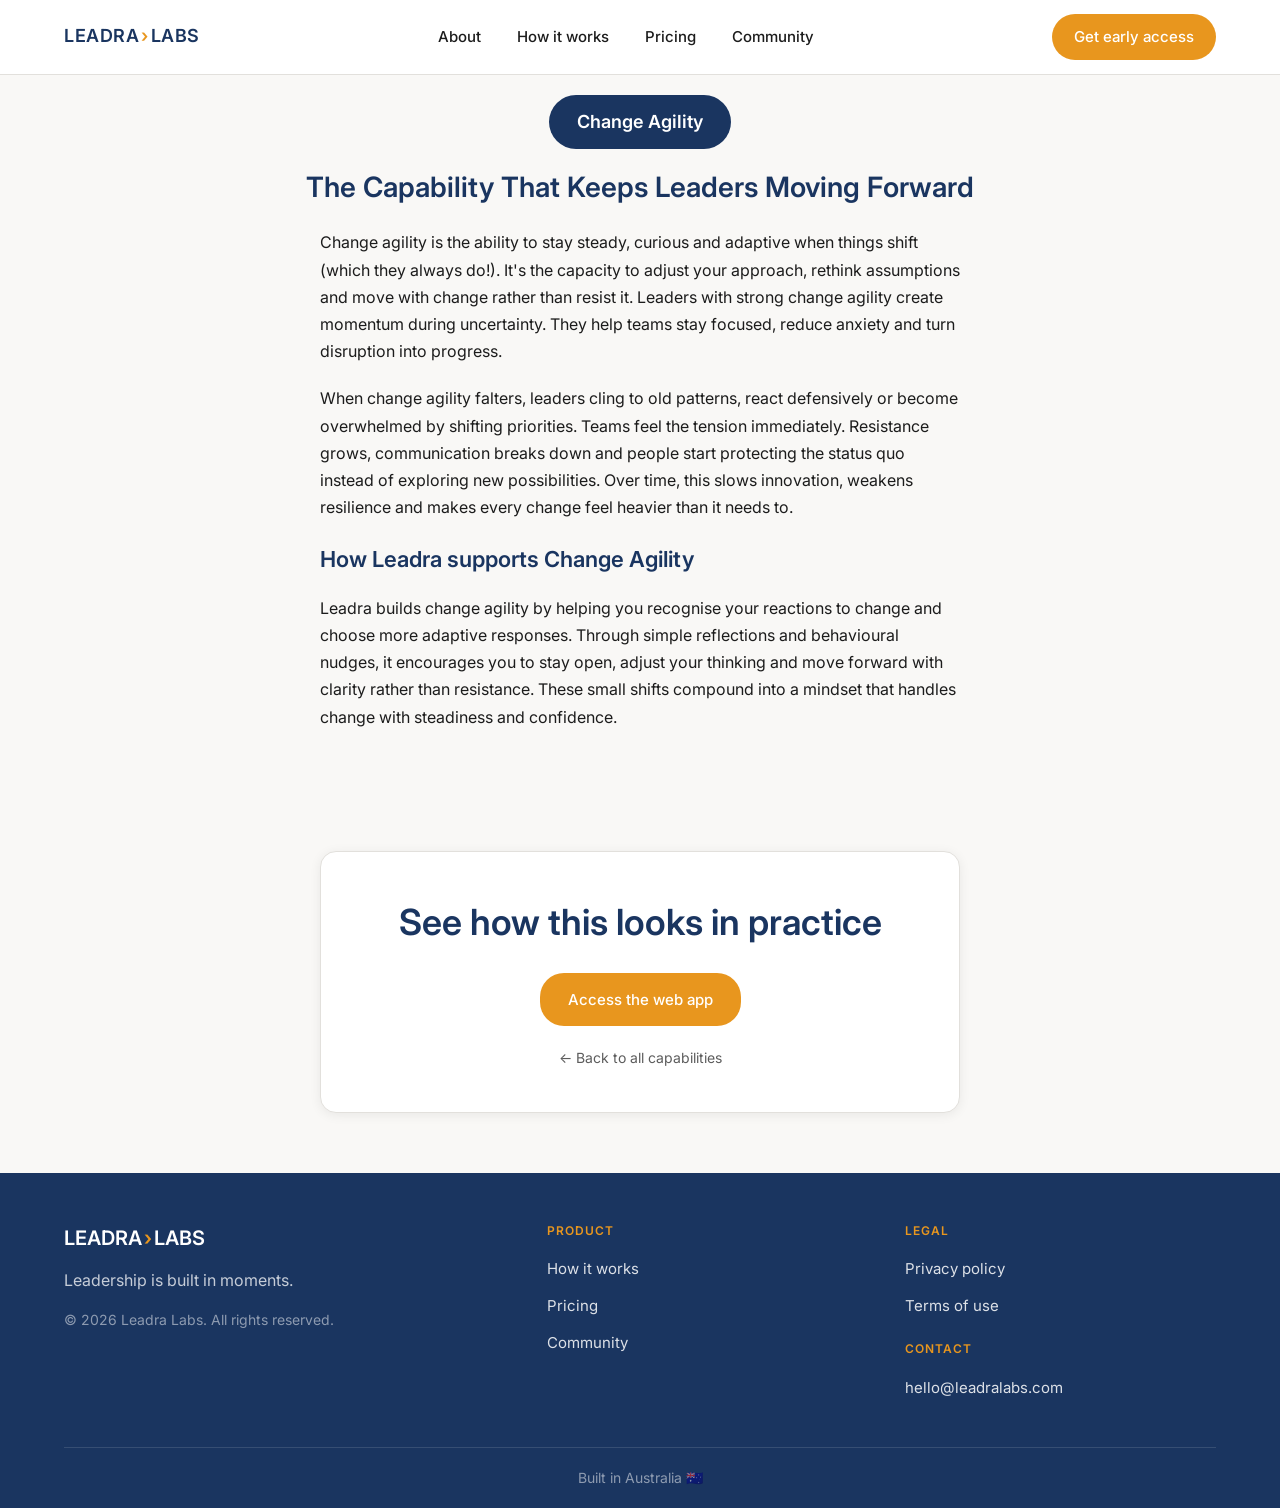
<file: capabilities/change-agility.html>
<!DOCTYPE html>
<html lang="en">
<head>
<meta charset="UTF-8">
<meta name="viewport" content="width=device-width, initial-scale=1.0">
<title>Change Agility — Leadra Labs</title>
<!-- NOVA: edit copy here -->
<meta name="description" content="Change agility is the leadership capability that keeps you moving forward. Learn how Leadra supports it in the moments that matter.">
<meta property="og:title" content="Change Agility — Leadra Labs">
<!-- NOVA: edit copy here -->
<meta property="og:description" content="The capability that keeps leaders moving forward. Learn how Leadra helps you build it.">
<meta property="og:type" content="website">
<meta property="og:url" content="https://leadralabs.com/capabilities/change-agility.html">
<meta property="og:image" content="https://leadralabs.com/og-image.png">
<link rel="icon" type="image/svg+xml" href="data:image/svg+xml,%3Csvg xmlns='http://www.w3.org/2000/svg' viewBox='0 0 64 64'%3E%3Crect width='64' height='64' fill='%231A3560'/%3E%3Ctext x='32' y='46' font-family='Arial, sans-serif' font-size='38' font-weight='700' fill='%23E8961E' text-anchor='middle'%3EL%3C/text%3E%3C/svg%3E">
<link rel="preconnect" href="https://fonts.googleapis.com">
<link rel="preconnect" href="https://fonts.gstatic.com" crossorigin>
<link href="https://fonts.googleapis.com/css2?family=Inter:wght@400;500;600&display=swap" rel="stylesheet">
<link rel="stylesheet" href="../assets/style.css">
</head>
<body>

<!-- ============ NAVIGATION ============ -->
<header class="site-nav">
  <div class="nav-inner">
    <a href="../index.html" class="logo">LEADRA<span class="arrow">›</span>LABS</a>
    <nav class="nav-links">
      <a href="../about.html">About</a>
      <a href="../index.html#how-it-works">How it works</a>
      <a href="../index.html#pricing">Pricing</a>
      <a href="../index.html#community">Community</a>
    </nav>
    <div class="nav-right">
      <a href="#" class="btn btn-gold-sm"><!-- TODO: replace with real link -->Get early access</a>
      <button class="hamburger" id="hamburgerBtn" aria-label="Toggle menu">☰</button>
    </div>
  </div>
  <div class="mobile-menu" id="mobileMenu">
    <a href="../about.html">About</a>
    <a href="../index.html#how-it-works">How it works</a>
    <a href="../index.html#pricing">Pricing</a>
    <a href="../index.html#community">Community</a>
  </div>
</header>

<!-- ============ PAGE HEADER ============ -->
<section class="capability-page-header">
  <div class="container">
    <!-- NOVA: edit copy here -->
    <h1 class="capability-pill" data-content="capabilities_pages.change_agility.pill">Change Agility</h1>
    <!-- NOVA: edit copy here -->
    <h2 data-content="capabilities_pages.change_agility.subtitle">The Capability That Keeps Leaders Moving Forward</h2>
  </div>
</section>

<!-- ============ BODY ============ -->
<section id="capability-body">
  <div class="container">
    <div class="prose" data-content-list="capabilities_pages.change_agility.paragraphs">
      <!-- NOVA: edit copy here -->
      <p data-field="text">Change agility is the ability to stay steady, curious and adaptive when things shift (which they always do!). It's the capacity to adjust your approach, rethink assumptions and move with change rather than resist it. Leaders with strong change agility create momentum during uncertainty. They help teams stay focused, reduce anxiety and turn disruption into progress.</p>
      <!-- NOVA: edit copy here -->
      <p data-field="text">When change agility falters, leaders cling to old patterns, react defensively or become overwhelmed by shifting priorities. Teams feel the tension immediately. Resistance grows, communication breaks down and people start protecting the status quo instead of exploring new possibilities. Over time, this slows innovation, weakens resilience and makes every change feel heavier than it needs to.</p>
    </div>

    <h2 class="capability-supports-heading" data-content="capabilities_pages.change_agility.supports_heading">How Leadra supports Change Agility</h2>
    <div class="prose">
      <!-- NOVA: edit copy here -->
      <p data-content="capabilities_pages.change_agility.supports_body">Leadra builds change agility by helping you recognise your reactions to change and choose more adaptive responses. Through simple reflections and behavioural nudges, it encourages you to stay open, adjust your thinking and move forward with clarity rather than resistance. These small shifts compound into a mindset that handles change with steadiness and confidence.</p>
    </div>
  </div>
</section>

<!-- ============ CLOSING CTA ============ -->
<section>
  <div class="container">
    <div class="capability-cta-card">
      <h2 class="section-heading">See how this looks in practice</h2>
      <a href="#" class="btn btn-gold"><!-- TODO: replace with real link -->Access the web app</a>
      <br>
      <a href="../index.html#capabilities" class="capability-back-link">← Back to all capabilities</a>
    </div>
  </div>
</section>

<!-- ============ FOOTER ============ -->
<footer>
  <div class="container">
    <div class="footer-grid">
      <div>
        <div class="footer-logo">LEADRA<span class="arrow">›</span>LABS</div>
        <!-- NOVA: edit copy here -->
        <p class="footer-tagline">Leadership is built in moments.</p>
        <p class="footer-copyright">© 2026 Leadra Labs. All rights reserved.</p>
      </div>
      <div>
        <div class="footer-heading">Product</div>
        <ul class="footer-links">
          <li><a href="../index.html#how-it-works">How it works</a></li>
          <li><a href="../index.html#pricing">Pricing</a></li>
          <li><a href="../index.html#community">Community</a></li>
        </ul>
      </div>
      <div>
        <div class="footer-heading">Legal</div>
        <ul class="footer-links">
          <li><a href="#"><!-- TODO: replace with real link -->Privacy policy</a></li>
          <li><a href="#"><!-- TODO: replace with real link -->Terms of use</a></li>
        </ul>
        <div class="footer-heading second">Contact</div>
        <ul class="footer-links">
          <li><a href="mailto:hello@leadralabs.com">hello@leadralabs.com</a></li>
        </ul>
      </div>
    </div>
    <div class="footer-bottom">Built in Australia 🇦🇺</div>
  </div>
</footer>

<script>
  document.getElementById('hamburgerBtn').addEventListener('click', function () {
    document.getElementById('mobileMenu').classList.toggle('open');
  });

  document.querySelectorAll('.mobile-menu a').forEach(function (link) {
    link.addEventListener('click', function () {
      document.getElementById('mobileMenu').classList.remove('open');
    });
  });
</script>

<!--
  Loads page copy from content.json and populates it into the page.
  If content.json is missing, unreachable, or malformed, this silently does nothing
  and the hardcoded text already in the HTML above is shown instead (fallback).
-->
<script>
  function getByPath(obj, path) {
    return path.split('.').reduce(function (value, key) {
      return (value === undefined || value === null) ? undefined : value[key];
    }, obj);
  }

  function applySimpleFields(root, content) {
    root.querySelectorAll('[data-content]').forEach(function (el) {
      var value = getByPath(content, el.getAttribute('data-content'));
      if (typeof value === 'string' && value.length > 0) {
        el.textContent = value;
      }
    });
  }

  function applyFieldsToCard(card, item) {
    card.querySelectorAll('[data-field]').forEach(function (el) {
      var field = el.getAttribute('data-field');
      var value = item[field];
      if (typeof value === 'string' && value.length > 0) {
        el.textContent = value;
      }
    });
    card.querySelectorAll('[data-field-list]').forEach(function (listEl) {
      var items = item[listEl.getAttribute('data-field-list')];
      if (Array.isArray(items) && items.length > 0) {
        populateList(listEl, items, function (li, text) {
          var textEl = li.querySelector('[data-field="text"]');
          if (textEl && typeof text === 'string') {
            textEl.textContent = text;
          }
        });
      }
    });
  }

  function populateList(container, items, fillItem) {
    var template = container.children[0];
    if (!template) return;
    var templateClone = template.cloneNode(true);

    items.forEach(function (item, index) {
      var node = index === 0 ? template : templateClone.cloneNode(true);
      fillItem(node, item);
      if (index > 0) {
        container.appendChild(node);
      }
    });

    // Remove any leftover static entries beyond what content.json provided
    while (container.children.length > items.length) {
      container.removeChild(container.lastElementChild);
    }
  }

  function applyContentLists(root, content) {
    root.querySelectorAll('[data-content-list]').forEach(function (container) {
      var items = getByPath(content, container.getAttribute('data-content-list'));
      if (!Array.isArray(items) || items.length === 0) return;

      populateList(container, items, function (node, item) {
        if (typeof item === 'string') {
          var textEl = node.querySelector('[data-field="text"]');
          if (textEl) textEl.textContent = item;
        } else if (item && typeof item === 'object') {
          applyFieldsToCard(node, item);
        }
      });
    });
  }

  fetch('../content.json')
    .then(function (response) {
      if (!response.ok) throw new Error('content.json not found');
      return response.json();
    })
    .then(function (content) {
      applyContentLists(document, content);
      applySimpleFields(document, content);
    })
    .catch(function () {
      // content.json missing or invalid — hardcoded fallback text stays as-is
    });
</script>

</body>
</html>
</file>
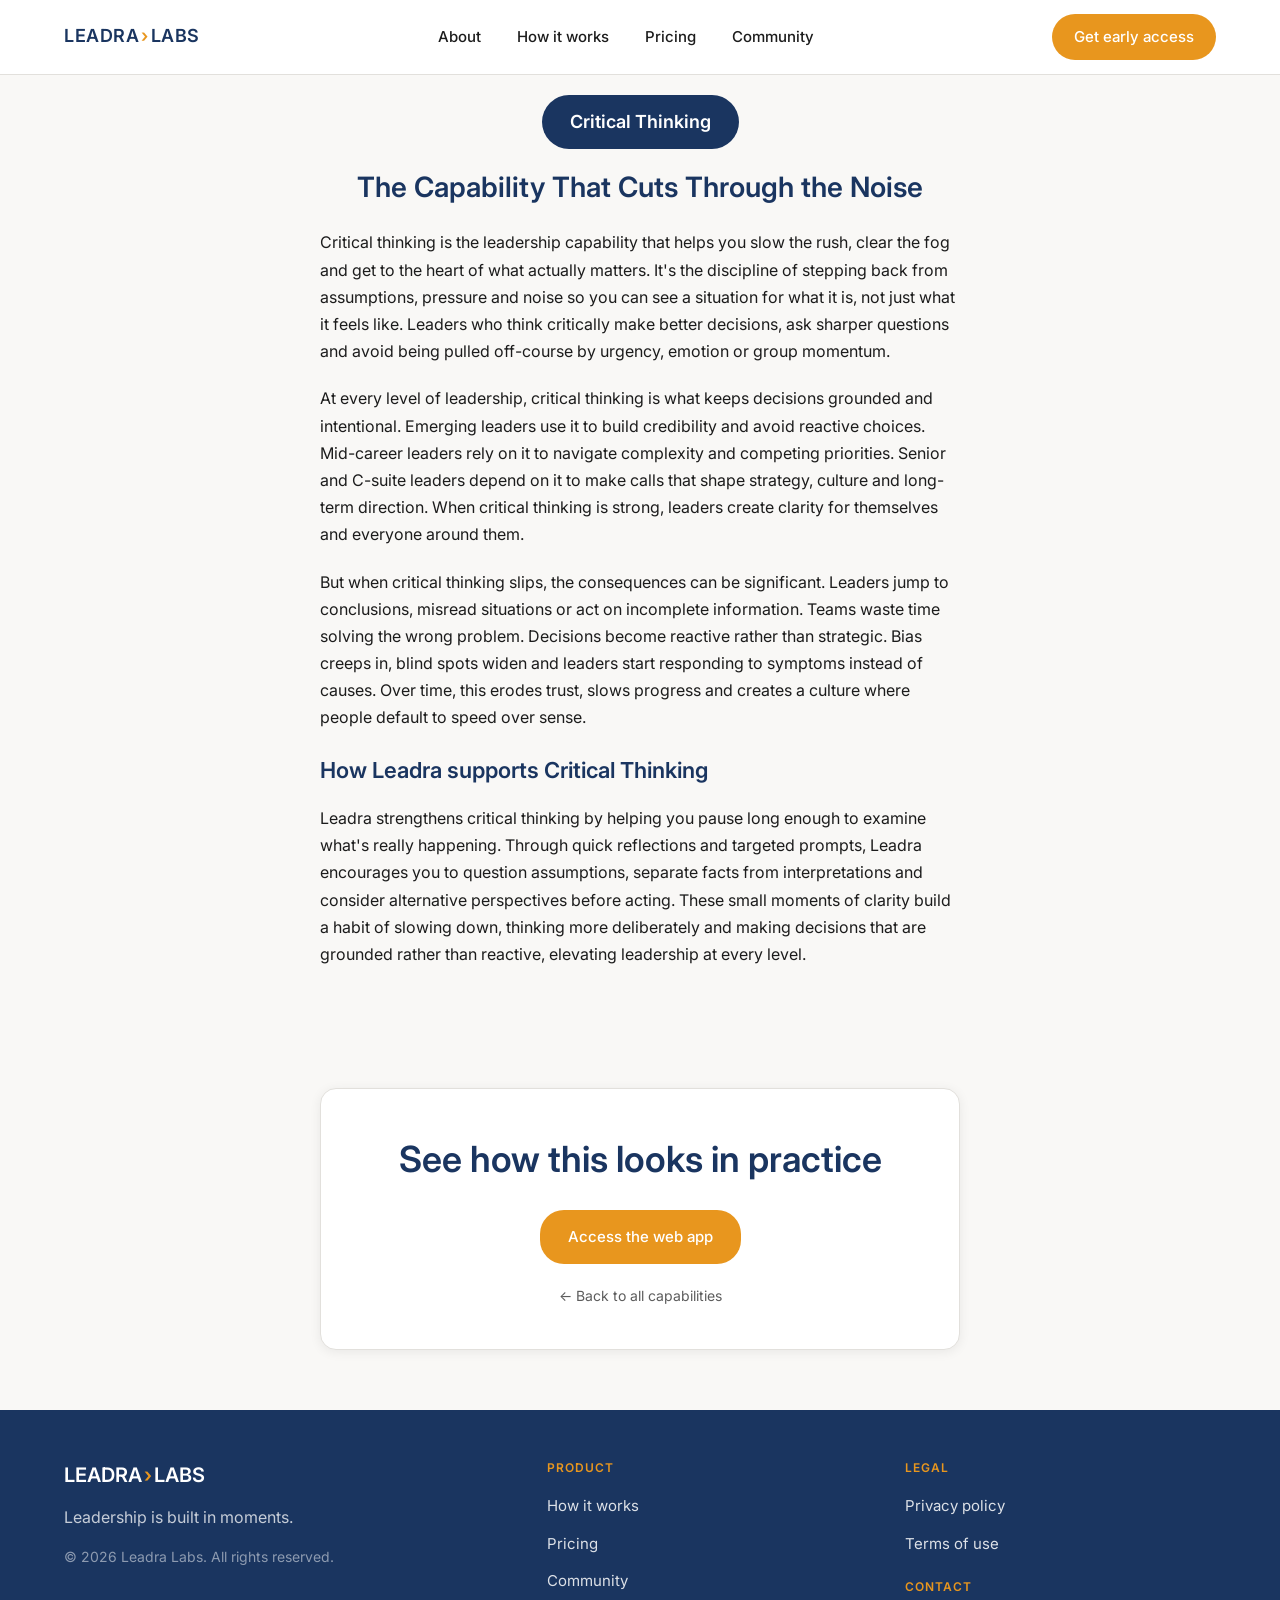
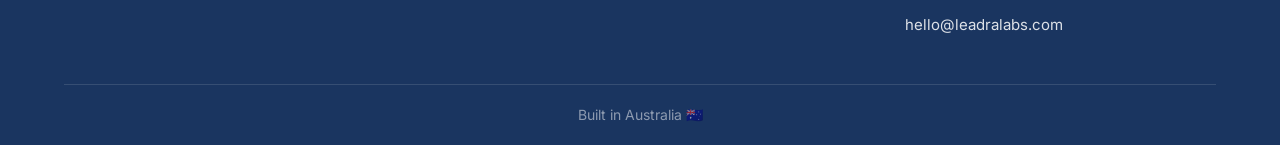
<file: capabilities/critical-thinking.html>
<!DOCTYPE html>
<html lang="en">
<head>
<meta charset="UTF-8">
<meta name="viewport" content="width=device-width, initial-scale=1.0">
<title>Critical Thinking — Leadra Labs</title>
<!-- NOVA: edit copy here -->
<meta name="description" content="Critical thinking is the leadership capability that cuts through the noise. Learn how Leadra supports it in the moments that matter.">
<meta property="og:title" content="Critical Thinking — Leadra Labs">
<!-- NOVA: edit copy here -->
<meta property="og:description" content="The capability that cuts through the noise. Learn how Leadra helps you build it.">
<meta property="og:type" content="website">
<meta property="og:url" content="https://leadralabs.com/capabilities/critical-thinking.html">
<meta property="og:image" content="https://leadralabs.com/og-image.png">
<link rel="icon" type="image/svg+xml" href="data:image/svg+xml,%3Csvg xmlns='http://www.w3.org/2000/svg' viewBox='0 0 64 64'%3E%3Crect width='64' height='64' fill='%231A3560'/%3E%3Ctext x='32' y='46' font-family='Arial, sans-serif' font-size='38' font-weight='700' fill='%23E8961E' text-anchor='middle'%3EL%3C/text%3E%3C/svg%3E">
<link rel="preconnect" href="https://fonts.googleapis.com">
<link rel="preconnect" href="https://fonts.gstatic.com" crossorigin>
<link href="https://fonts.googleapis.com/css2?family=Inter:wght@400;500;600&display=swap" rel="stylesheet">
<link rel="stylesheet" href="../assets/style.css">
</head>
<body>

<!-- ============ NAVIGATION ============ -->
<header class="site-nav">
  <div class="nav-inner">
    <a href="../index.html" class="logo">LEADRA<span class="arrow">›</span>LABS</a>
    <nav class="nav-links">
      <a href="../about.html">About</a>
      <a href="../index.html#how-it-works">How it works</a>
      <a href="../index.html#pricing">Pricing</a>
      <a href="../index.html#community">Community</a>
    </nav>
    <div class="nav-right">
      <a href="#" class="btn btn-gold-sm"><!-- TODO: replace with real link -->Get early access</a>
      <button class="hamburger" id="hamburgerBtn" aria-label="Toggle menu">☰</button>
    </div>
  </div>
  <div class="mobile-menu" id="mobileMenu">
    <a href="../about.html">About</a>
    <a href="../index.html#how-it-works">How it works</a>
    <a href="../index.html#pricing">Pricing</a>
    <a href="../index.html#community">Community</a>
  </div>
</header>

<!-- ============ PAGE HEADER ============ -->
<section class="capability-page-header">
  <div class="container">
    <!-- NOVA: edit copy here -->
    <h1 class="capability-pill" data-content="capabilities_pages.critical_thinking.pill">Critical Thinking</h1>
    <!-- NOVA: edit copy here -->
    <h2 data-content="capabilities_pages.critical_thinking.subtitle">The Capability That Cuts Through the Noise</h2>
  </div>
</section>

<!-- ============ BODY ============ -->
<section id="capability-body">
  <div class="container">
    <div class="prose" data-content-list="capabilities_pages.critical_thinking.paragraphs">
      <!-- NOVA: edit copy here -->
      <p data-field="text">Critical thinking is the leadership capability that helps you slow the rush, clear the fog and get to the heart of what actually matters. It's the discipline of stepping back from assumptions, pressure and noise so you can see a situation for what it is, not just what it feels like. Leaders who think critically make better decisions, ask sharper questions and avoid being pulled off-course by urgency, emotion or group momentum.</p>
      <!-- NOVA: edit copy here -->
      <p data-field="text">At every level of leadership, critical thinking is what keeps decisions grounded and intentional. Emerging leaders use it to build credibility and avoid reactive choices. Mid-career leaders rely on it to navigate complexity and competing priorities. Senior and C-suite leaders depend on it to make calls that shape strategy, culture and long-term direction. When critical thinking is strong, leaders create clarity for themselves and everyone around them.</p>
      <!-- NOVA: edit copy here -->
      <p data-field="text">But when critical thinking slips, the consequences can be significant. Leaders jump to conclusions, misread situations or act on incomplete information. Teams waste time solving the wrong problem. Decisions become reactive rather than strategic. Bias creeps in, blind spots widen and leaders start responding to symptoms instead of causes. Over time, this erodes trust, slows progress and creates a culture where people default to speed over sense.</p>
    </div>

    <h2 class="capability-supports-heading" data-content="capabilities_pages.critical_thinking.supports_heading">How Leadra supports Critical Thinking</h2>
    <div class="prose">
      <!-- NOVA: edit copy here -->
      <p data-content="capabilities_pages.critical_thinking.supports_body">Leadra strengthens critical thinking by helping you pause long enough to examine what's really happening. Through quick reflections and targeted prompts, Leadra encourages you to question assumptions, separate facts from interpretations and consider alternative perspectives before acting. These small moments of clarity build a habit of slowing down, thinking more deliberately and making decisions that are grounded rather than reactive, elevating leadership at every level.</p>
    </div>
  </div>
</section>

<!-- ============ CLOSING CTA ============ -->
<section>
  <div class="container">
    <div class="capability-cta-card">
      <h2 class="section-heading">See how this looks in practice</h2>
      <a href="#" class="btn btn-gold"><!-- TODO: replace with real link -->Access the web app</a>
      <br>
      <a href="../index.html#capabilities" class="capability-back-link">← Back to all capabilities</a>
    </div>
  </div>
</section>

<!-- ============ FOOTER ============ -->
<footer>
  <div class="container">
    <div class="footer-grid">
      <div>
        <div class="footer-logo">LEADRA<span class="arrow">›</span>LABS</div>
        <!-- NOVA: edit copy here -->
        <p class="footer-tagline">Leadership is built in moments.</p>
        <p class="footer-copyright">© 2026 Leadra Labs. All rights reserved.</p>
      </div>
      <div>
        <div class="footer-heading">Product</div>
        <ul class="footer-links">
          <li><a href="../index.html#how-it-works">How it works</a></li>
          <li><a href="../index.html#pricing">Pricing</a></li>
          <li><a href="../index.html#community">Community</a></li>
        </ul>
      </div>
      <div>
        <div class="footer-heading">Legal</div>
        <ul class="footer-links">
          <li><a href="#"><!-- TODO: replace with real link -->Privacy policy</a></li>
          <li><a href="#"><!-- TODO: replace with real link -->Terms of use</a></li>
        </ul>
        <div class="footer-heading second">Contact</div>
        <ul class="footer-links">
          <li><a href="mailto:hello@leadralabs.com">hello@leadralabs.com</a></li>
        </ul>
      </div>
    </div>
    <div class="footer-bottom">Built in Australia 🇦🇺</div>
  </div>
</footer>

<script>
  document.getElementById('hamburgerBtn').addEventListener('click', function () {
    document.getElementById('mobileMenu').classList.toggle('open');
  });

  document.querySelectorAll('.mobile-menu a').forEach(function (link) {
    link.addEventListener('click', function () {
      document.getElementById('mobileMenu').classList.remove('open');
    });
  });
</script>

<!--
  Loads page copy from content.json and populates it into the page.
  If content.json is missing, unreachable, or malformed, this silently does nothing
  and the hardcoded text already in the HTML above is shown instead (fallback).
-->
<script>
  function getByPath(obj, path) {
    return path.split('.').reduce(function (value, key) {
      return (value === undefined || value === null) ? undefined : value[key];
    }, obj);
  }

  function applySimpleFields(root, content) {
    root.querySelectorAll('[data-content]').forEach(function (el) {
      var value = getByPath(content, el.getAttribute('data-content'));
      if (typeof value === 'string' && value.length > 0) {
        el.textContent = value;
      }
    });
  }

  function applyFieldsToCard(card, item) {
    card.querySelectorAll('[data-field]').forEach(function (el) {
      var field = el.getAttribute('data-field');
      var value = item[field];
      if (typeof value === 'string' && value.length > 0) {
        el.textContent = value;
      }
    });
    card.querySelectorAll('[data-field-list]').forEach(function (listEl) {
      var items = item[listEl.getAttribute('data-field-list')];
      if (Array.isArray(items) && items.length > 0) {
        populateList(listEl, items, function (li, text) {
          var textEl = li.querySelector('[data-field="text"]');
          if (textEl && typeof text === 'string') {
            textEl.textContent = text;
          }
        });
      }
    });
  }

  function populateList(container, items, fillItem) {
    var template = container.children[0];
    if (!template) return;
    var templateClone = template.cloneNode(true);

    items.forEach(function (item, index) {
      var node = index === 0 ? template : templateClone.cloneNode(true);
      fillItem(node, item);
      if (index > 0) {
        container.appendChild(node);
      }
    });

    // Remove any leftover static entries beyond what content.json provided
    while (container.children.length > items.length) {
      container.removeChild(container.lastElementChild);
    }
  }

  function applyContentLists(root, content) {
    root.querySelectorAll('[data-content-list]').forEach(function (container) {
      var items = getByPath(content, container.getAttribute('data-content-list'));
      if (!Array.isArray(items) || items.length === 0) return;

      populateList(container, items, function (node, item) {
        if (typeof item === 'string') {
          var textEl = node.querySelector('[data-field="text"]');
          if (textEl) textEl.textContent = item;
        } else if (item && typeof item === 'object') {
          applyFieldsToCard(node, item);
        }
      });
    });
  }

  fetch('../content.json')
    .then(function (response) {
      if (!response.ok) throw new Error('content.json not found');
      return response.json();
    })
    .then(function (content) {
      applyContentLists(document, content);
      applySimpleFields(document, content);
    })
    .catch(function () {
      // content.json missing or invalid — hardcoded fallback text stays as-is
    });
</script>

</body>
</html>
</file>
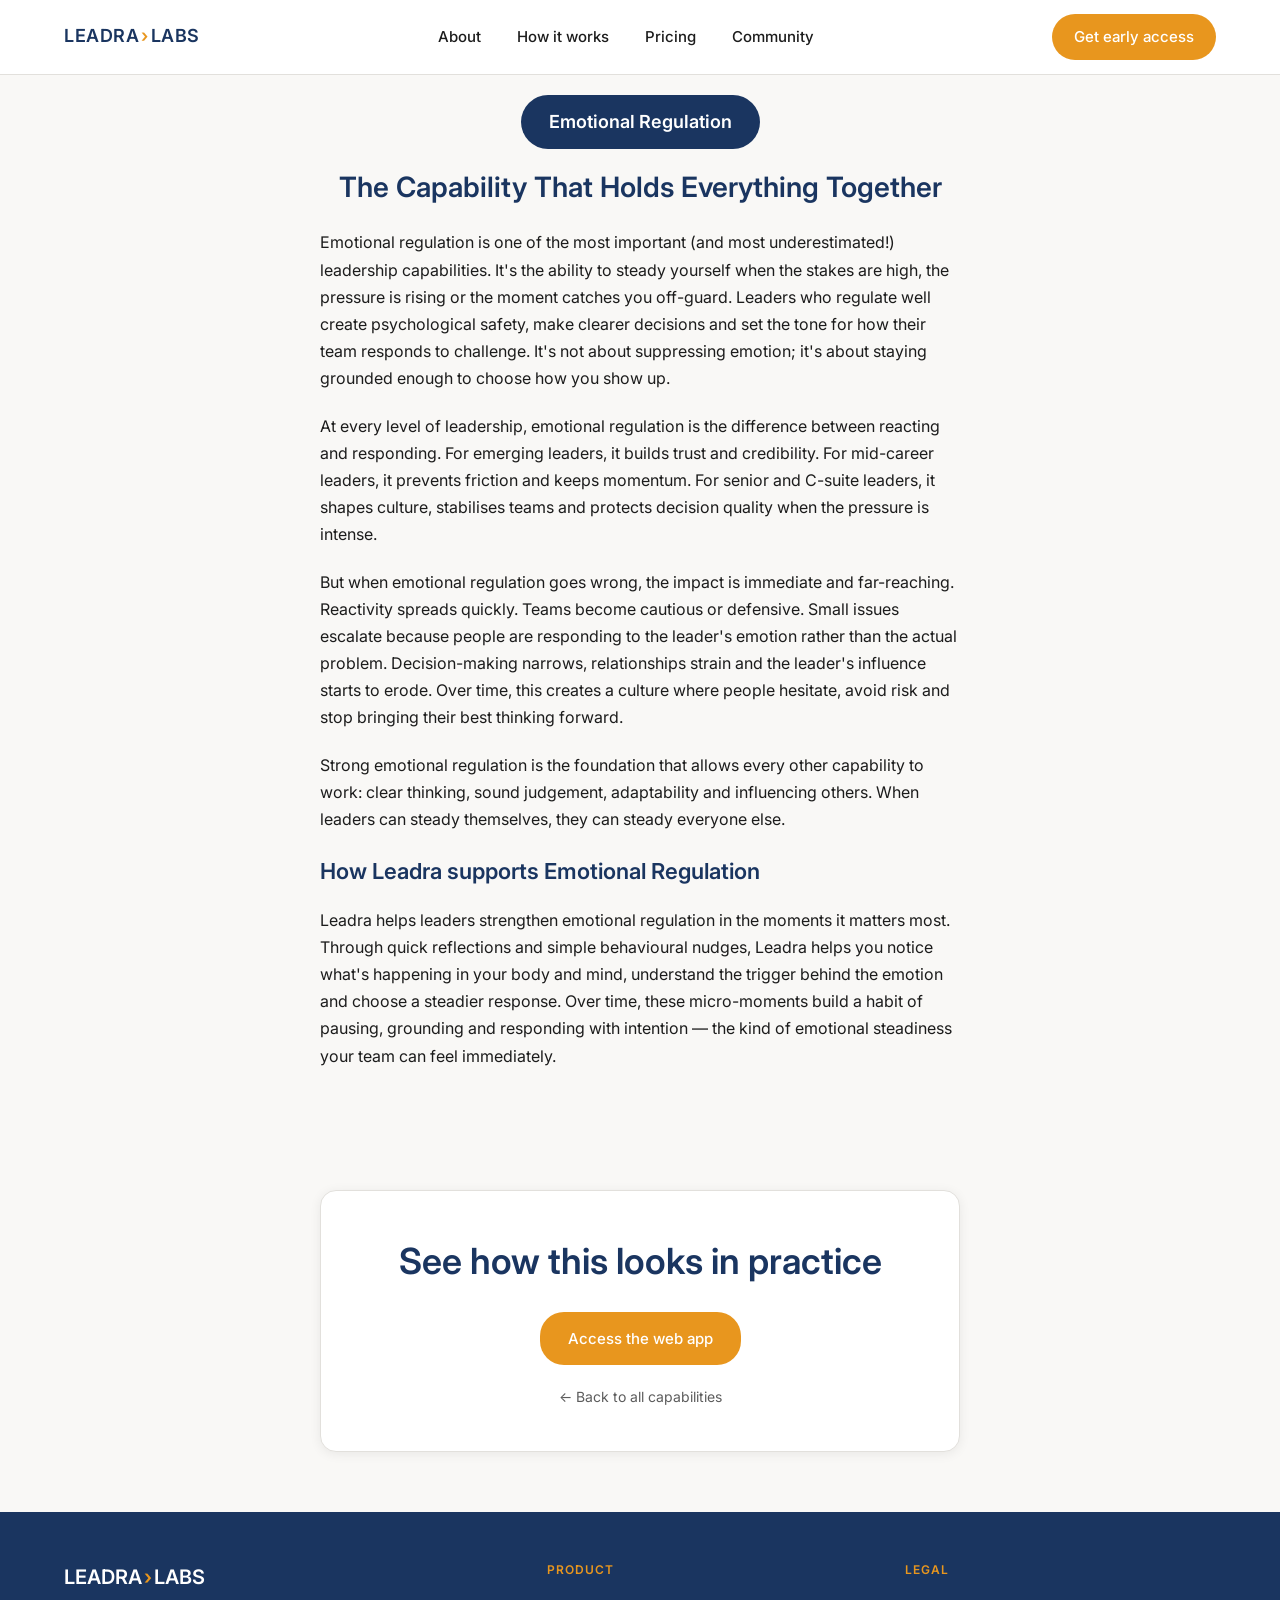
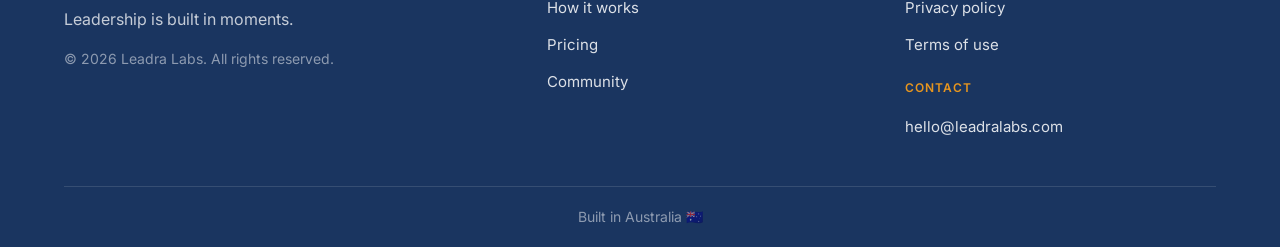
<file: capabilities/emotional-regulation.html>
<!DOCTYPE html>
<html lang="en">
<head>
<meta charset="UTF-8">
<meta name="viewport" content="width=device-width, initial-scale=1.0">
<title>Emotional Regulation — Leadra Labs</title>
<!-- NOVA: edit copy here -->
<meta name="description" content="Emotional regulation is the leadership capability that helps you stay grounded under pressure. Learn how Leadra supports it in the moments that matter.">
<meta property="og:title" content="Emotional Regulation — Leadra Labs">
<!-- NOVA: edit copy here -->
<meta property="og:description" content="The capability that holds everything together. Learn how Leadra helps you build it.">
<meta property="og:type" content="website">
<meta property="og:url" content="https://leadralabs.com/capabilities/emotional-regulation.html">
<meta property="og:image" content="https://leadralabs.com/og-image.png">
<link rel="icon" type="image/svg+xml" href="data:image/svg+xml,%3Csvg xmlns='http://www.w3.org/2000/svg' viewBox='0 0 64 64'%3E%3Crect width='64' height='64' fill='%231A3560'/%3E%3Ctext x='32' y='46' font-family='Arial, sans-serif' font-size='38' font-weight='700' fill='%23E8961E' text-anchor='middle'%3EL%3C/text%3E%3C/svg%3E">
<link rel="preconnect" href="https://fonts.googleapis.com">
<link rel="preconnect" href="https://fonts.gstatic.com" crossorigin>
<link href="https://fonts.googleapis.com/css2?family=Inter:wght@400;500;600&display=swap" rel="stylesheet">
<link rel="stylesheet" href="../assets/style.css">
</head>
<body>

<!-- ============ NAVIGATION ============ -->
<header class="site-nav">
  <div class="nav-inner">
    <a href="../index.html" class="logo">LEADRA<span class="arrow">›</span>LABS</a>
    <nav class="nav-links">
      <a href="../about.html">About</a>
      <a href="../index.html#how-it-works">How it works</a>
      <a href="../index.html#pricing">Pricing</a>
      <a href="../index.html#community">Community</a>
    </nav>
    <div class="nav-right">
      <a href="#" class="btn btn-gold-sm"><!-- TODO: replace with real link -->Get early access</a>
      <button class="hamburger" id="hamburgerBtn" aria-label="Toggle menu">☰</button>
    </div>
  </div>
  <div class="mobile-menu" id="mobileMenu">
    <a href="../about.html">About</a>
    <a href="../index.html#how-it-works">How it works</a>
    <a href="../index.html#pricing">Pricing</a>
    <a href="../index.html#community">Community</a>
  </div>
</header>

<!-- ============ PAGE HEADER ============ -->
<section class="capability-page-header">
  <div class="container">
    <!-- NOVA: edit copy here -->
    <h1 class="capability-pill" data-content="capabilities_pages.emotional_regulation.pill">Emotional Regulation</h1>
    <!-- NOVA: edit copy here -->
    <h2 data-content="capabilities_pages.emotional_regulation.subtitle">The Capability That Holds Everything Together</h2>
  </div>
</section>

<!-- ============ BODY ============ -->
<section id="capability-body">
  <div class="container">
    <div class="prose" data-content-list="capabilities_pages.emotional_regulation.paragraphs">
      <!-- NOVA: edit copy here -->
      <p data-field="text">Emotional regulation is one of the most important (and most underestimated!) leadership capabilities. It's the ability to steady yourself when the stakes are high, the pressure is rising or the moment catches you off-guard. Leaders who regulate well create psychological safety, make clearer decisions and set the tone for how their team responds to challenge. It's not about suppressing emotion; it's about staying grounded enough to choose how you show up.</p>
      <!-- NOVA: edit copy here -->
      <p data-field="text">At every level of leadership, emotional regulation is the difference between reacting and responding. For emerging leaders, it builds trust and credibility. For mid-career leaders, it prevents friction and keeps momentum. For senior and C-suite leaders, it shapes culture, stabilises teams and protects decision quality when the pressure is intense.</p>
      <!-- NOVA: edit copy here -->
      <p data-field="text">But when emotional regulation goes wrong, the impact is immediate and far-reaching. Reactivity spreads quickly. Teams become cautious or defensive. Small issues escalate because people are responding to the leader's emotion rather than the actual problem. Decision-making narrows, relationships strain and the leader's influence starts to erode. Over time, this creates a culture where people hesitate, avoid risk and stop bringing their best thinking forward.</p>
      <!-- NOVA: edit copy here -->
      <p data-field="text">Strong emotional regulation is the foundation that allows every other capability to work: clear thinking, sound judgement, adaptability and influencing others. When leaders can steady themselves, they can steady everyone else.</p>
    </div>

    <h2 class="capability-supports-heading" data-content="capabilities_pages.emotional_regulation.supports_heading">How Leadra supports Emotional Regulation</h2>
    <div class="prose">
      <!-- NOVA: edit copy here -->
      <p data-content="capabilities_pages.emotional_regulation.supports_body">Leadra helps leaders strengthen emotional regulation in the moments it matters most. Through quick reflections and simple behavioural nudges, Leadra helps you notice what's happening in your body and mind, understand the trigger behind the emotion and choose a steadier response. Over time, these micro-moments build a habit of pausing, grounding and responding with intention — the kind of emotional steadiness your team can feel immediately.</p>
    </div>
  </div>
</section>

<!-- ============ CLOSING CTA ============ -->
<section>
  <div class="container">
    <div class="capability-cta-card">
      <h2 class="section-heading">See how this looks in practice</h2>
      <a href="#" class="btn btn-gold"><!-- TODO: replace with real link -->Access the web app</a>
      <br>
      <a href="../index.html#capabilities" class="capability-back-link">← Back to all capabilities</a>
    </div>
  </div>
</section>

<!-- ============ FOOTER ============ -->
<footer>
  <div class="container">
    <div class="footer-grid">
      <div>
        <div class="footer-logo">LEADRA<span class="arrow">›</span>LABS</div>
        <!-- NOVA: edit copy here -->
        <p class="footer-tagline">Leadership is built in moments.</p>
        <p class="footer-copyright">© 2026 Leadra Labs. All rights reserved.</p>
      </div>
      <div>
        <div class="footer-heading">Product</div>
        <ul class="footer-links">
          <li><a href="../index.html#how-it-works">How it works</a></li>
          <li><a href="../index.html#pricing">Pricing</a></li>
          <li><a href="../index.html#community">Community</a></li>
        </ul>
      </div>
      <div>
        <div class="footer-heading">Legal</div>
        <ul class="footer-links">
          <li><a href="#"><!-- TODO: replace with real link -->Privacy policy</a></li>
          <li><a href="#"><!-- TODO: replace with real link -->Terms of use</a></li>
        </ul>
        <div class="footer-heading second">Contact</div>
        <ul class="footer-links">
          <li><a href="mailto:hello@leadralabs.com">hello@leadralabs.com</a></li>
        </ul>
      </div>
    </div>
    <div class="footer-bottom">Built in Australia 🇦🇺</div>
  </div>
</footer>

<script>
  document.getElementById('hamburgerBtn').addEventListener('click', function () {
    document.getElementById('mobileMenu').classList.toggle('open');
  });

  document.querySelectorAll('.mobile-menu a').forEach(function (link) {
    link.addEventListener('click', function () {
      document.getElementById('mobileMenu').classList.remove('open');
    });
  });
</script>

<!--
  Loads page copy from content.json and populates it into the page.
  If content.json is missing, unreachable, or malformed, this silently does nothing
  and the hardcoded text already in the HTML above is shown instead (fallback).
-->
<script>
  function getByPath(obj, path) {
    return path.split('.').reduce(function (value, key) {
      return (value === undefined || value === null) ? undefined : value[key];
    }, obj);
  }

  function applySimpleFields(root, content) {
    root.querySelectorAll('[data-content]').forEach(function (el) {
      var value = getByPath(content, el.getAttribute('data-content'));
      if (typeof value === 'string' && value.length > 0) {
        el.textContent = value;
      }
    });
  }

  function applyFieldsToCard(card, item) {
    card.querySelectorAll('[data-field]').forEach(function (el) {
      var field = el.getAttribute('data-field');
      var value = item[field];
      if (typeof value === 'string' && value.length > 0) {
        el.textContent = value;
      }
    });
    card.querySelectorAll('[data-field-list]').forEach(function (listEl) {
      var items = item[listEl.getAttribute('data-field-list')];
      if (Array.isArray(items) && items.length > 0) {
        populateList(listEl, items, function (li, text) {
          var textEl = li.querySelector('[data-field="text"]');
          if (textEl && typeof text === 'string') {
            textEl.textContent = text;
          }
        });
      }
    });
  }

  function populateList(container, items, fillItem) {
    var template = container.children[0];
    if (!template) return;
    var templateClone = template.cloneNode(true);

    items.forEach(function (item, index) {
      var node = index === 0 ? template : templateClone.cloneNode(true);
      fillItem(node, item);
      if (index > 0) {
        container.appendChild(node);
      }
    });

    // Remove any leftover static entries beyond what content.json provided
    while (container.children.length > items.length) {
      container.removeChild(container.lastElementChild);
    }
  }

  function applyContentLists(root, content) {
    root.querySelectorAll('[data-content-list]').forEach(function (container) {
      var items = getByPath(content, container.getAttribute('data-content-list'));
      if (!Array.isArray(items) || items.length === 0) return;

      populateList(container, items, function (node, item) {
        if (typeof item === 'string') {
          var textEl = node.querySelector('[data-field="text"]');
          if (textEl) textEl.textContent = item;
        } else if (item && typeof item === 'object') {
          applyFieldsToCard(node, item);
        }
      });
    });
  }

  fetch('../content.json')
    .then(function (response) {
      if (!response.ok) throw new Error('content.json not found');
      return response.json();
    })
    .then(function (content) {
      applyContentLists(document, content);
      applySimpleFields(document, content);
    })
    .catch(function () {
      // content.json missing or invalid — hardcoded fallback text stays as-is
    });
</script>

</body>
</html>
</file>
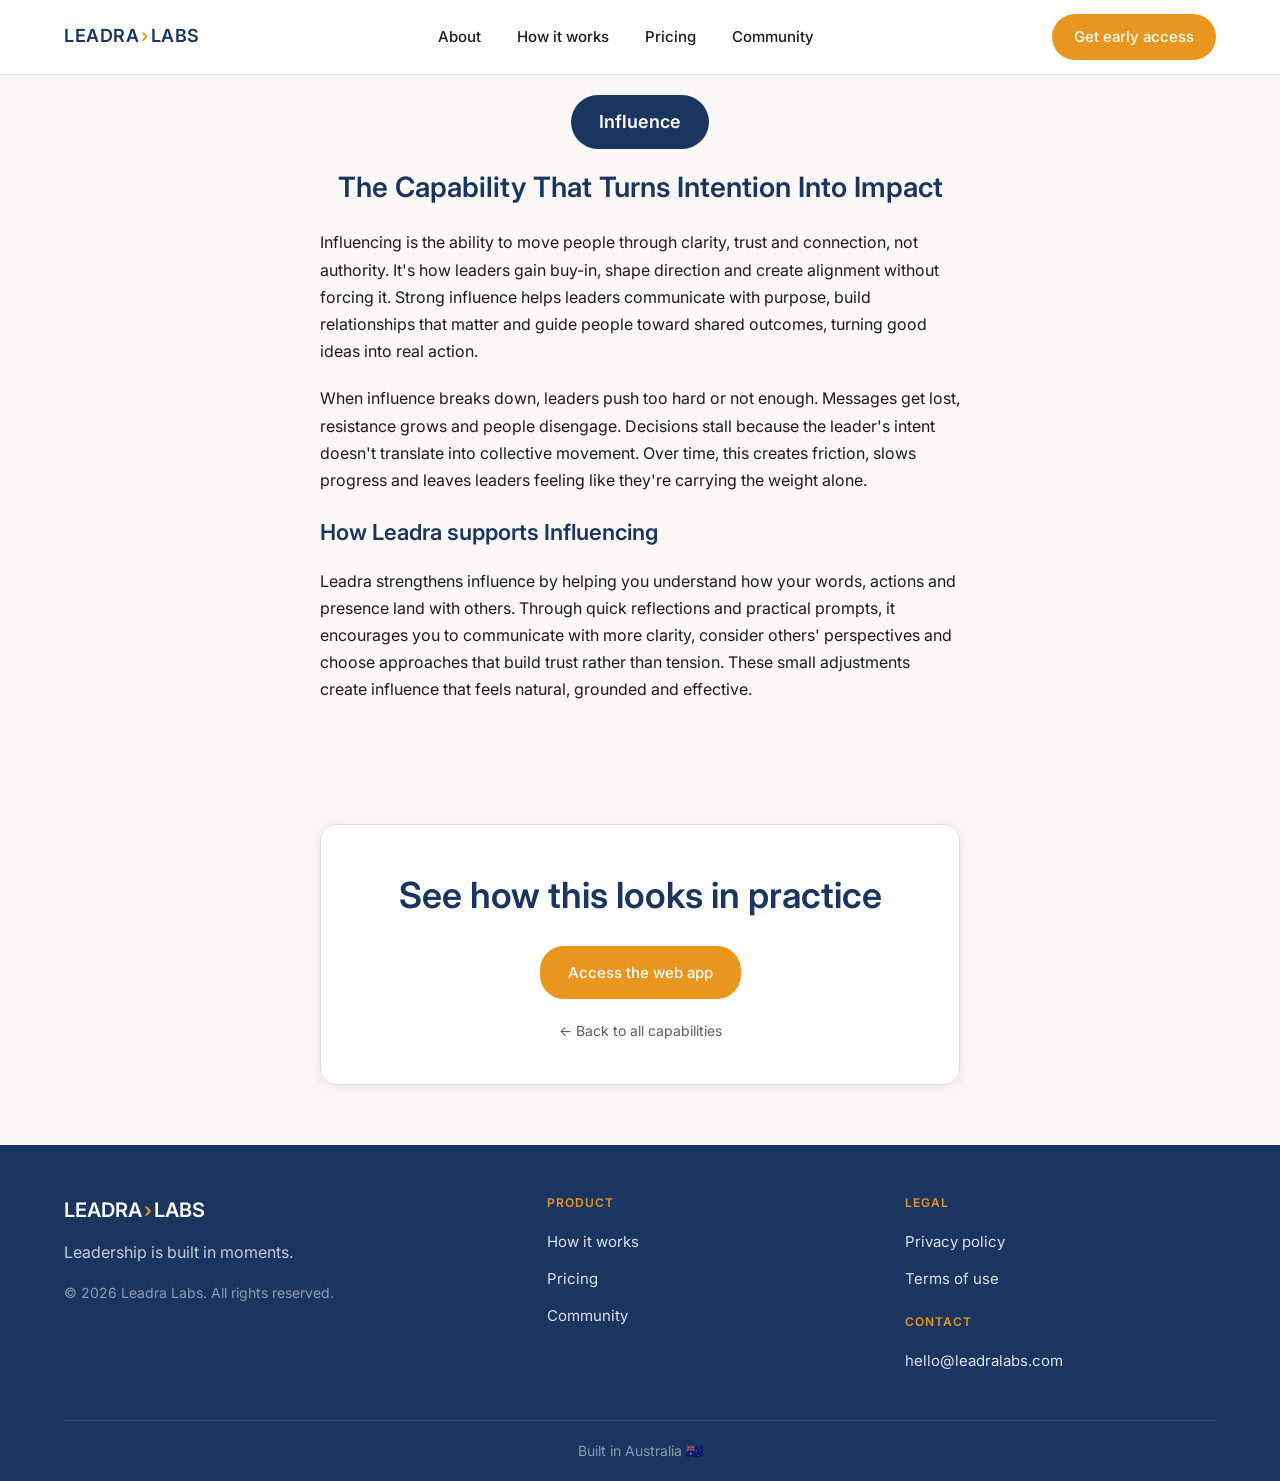
<file: capabilities/influence.html>
<!DOCTYPE html>
<html lang="en">
<head>
<meta charset="UTF-8">
<meta name="viewport" content="width=device-width, initial-scale=1.0">
<title>Influence — Leadra Labs</title>
<!-- NOVA: edit copy here -->
<meta name="description" content="Influence is the leadership capability that turns intention into impact. Learn how Leadra supports it in the moments that matter.">
<meta property="og:title" content="Influence — Leadra Labs">
<!-- NOVA: edit copy here -->
<meta property="og:description" content="The capability that turns intention into impact. Learn how Leadra helps you build it.">
<meta property="og:type" content="website">
<meta property="og:url" content="https://leadralabs.com/capabilities/influence.html">
<meta property="og:image" content="https://leadralabs.com/og-image.png">
<link rel="icon" type="image/svg+xml" href="data:image/svg+xml,%3Csvg xmlns='http://www.w3.org/2000/svg' viewBox='0 0 64 64'%3E%3Crect width='64' height='64' fill='%231A3560'/%3E%3Ctext x='32' y='46' font-family='Arial, sans-serif' font-size='38' font-weight='700' fill='%23E8961E' text-anchor='middle'%3EL%3C/text%3E%3C/svg%3E">
<link rel="preconnect" href="https://fonts.googleapis.com">
<link rel="preconnect" href="https://fonts.gstatic.com" crossorigin>
<link href="https://fonts.googleapis.com/css2?family=Inter:wght@400;500;600&display=swap" rel="stylesheet">
<link rel="stylesheet" href="../assets/style.css">
</head>
<body>

<!-- ============ NAVIGATION ============ -->
<header class="site-nav">
  <div class="nav-inner">
    <a href="../index.html" class="logo">LEADRA<span class="arrow">›</span>LABS</a>
    <nav class="nav-links">
      <a href="../about.html">About</a>
      <a href="../index.html#how-it-works">How it works</a>
      <a href="../index.html#pricing">Pricing</a>
      <a href="../index.html#community">Community</a>
    </nav>
    <div class="nav-right">
      <a href="#" class="btn btn-gold-sm"><!-- TODO: replace with real link -->Get early access</a>
      <button class="hamburger" id="hamburgerBtn" aria-label="Toggle menu">☰</button>
    </div>
  </div>
  <div class="mobile-menu" id="mobileMenu">
    <a href="../about.html">About</a>
    <a href="../index.html#how-it-works">How it works</a>
    <a href="../index.html#pricing">Pricing</a>
    <a href="../index.html#community">Community</a>
  </div>
</header>

<!-- ============ PAGE HEADER ============ -->
<section class="capability-page-header">
  <div class="container">
    <!-- NOVA: edit copy here -->
    <h1 class="capability-pill" data-content="capabilities_pages.influence.pill">Influence</h1>
    <!-- NOVA: edit copy here -->
    <h2 data-content="capabilities_pages.influence.subtitle">The Capability That Turns Intention Into Impact</h2>
  </div>
</section>

<!-- ============ BODY ============ -->
<section id="capability-body">
  <div class="container">
    <div class="prose" data-content-list="capabilities_pages.influence.paragraphs">
      <!-- NOVA: edit copy here -->
      <p data-field="text">Influencing is the ability to move people through clarity, trust and connection, not authority. It's how leaders gain buy-in, shape direction and create alignment without forcing it. Strong influence helps leaders communicate with purpose, build relationships that matter and guide people toward shared outcomes, turning good ideas into real action.</p>
      <!-- NOVA: edit copy here -->
      <p data-field="text">When influence breaks down, leaders push too hard or not enough. Messages get lost, resistance grows and people disengage. Decisions stall because the leader's intent doesn't translate into collective movement. Over time, this creates friction, slows progress and leaves leaders feeling like they're carrying the weight alone.</p>
    </div>

    <h2 class="capability-supports-heading" data-content="capabilities_pages.influence.supports_heading">How Leadra supports Influencing</h2>
    <div class="prose">
      <!-- NOVA: edit copy here -->
      <p data-content="capabilities_pages.influence.supports_body">Leadra strengthens influence by helping you understand how your words, actions and presence land with others. Through quick reflections and practical prompts, it encourages you to communicate with more clarity, consider others' perspectives and choose approaches that build trust rather than tension. These small adjustments create influence that feels natural, grounded and effective.</p>
    </div>
  </div>
</section>

<!-- ============ CLOSING CTA ============ -->
<section>
  <div class="container">
    <div class="capability-cta-card">
      <h2 class="section-heading">See how this looks in practice</h2>
      <a href="#" class="btn btn-gold"><!-- TODO: replace with real link -->Access the web app</a>
      <br>
      <a href="../index.html#capabilities" class="capability-back-link">← Back to all capabilities</a>
    </div>
  </div>
</section>

<!-- ============ FOOTER ============ -->
<footer>
  <div class="container">
    <div class="footer-grid">
      <div>
        <div class="footer-logo">LEADRA<span class="arrow">›</span>LABS</div>
        <!-- NOVA: edit copy here -->
        <p class="footer-tagline">Leadership is built in moments.</p>
        <p class="footer-copyright">© 2026 Leadra Labs. All rights reserved.</p>
      </div>
      <div>
        <div class="footer-heading">Product</div>
        <ul class="footer-links">
          <li><a href="../index.html#how-it-works">How it works</a></li>
          <li><a href="../index.html#pricing">Pricing</a></li>
          <li><a href="../index.html#community">Community</a></li>
        </ul>
      </div>
      <div>
        <div class="footer-heading">Legal</div>
        <ul class="footer-links">
          <li><a href="#"><!-- TODO: replace with real link -->Privacy policy</a></li>
          <li><a href="#"><!-- TODO: replace with real link -->Terms of use</a></li>
        </ul>
        <div class="footer-heading second">Contact</div>
        <ul class="footer-links">
          <li><a href="mailto:hello@leadralabs.com">hello@leadralabs.com</a></li>
        </ul>
      </div>
    </div>
    <div class="footer-bottom">Built in Australia 🇦🇺</div>
  </div>
</footer>

<script>
  document.getElementById('hamburgerBtn').addEventListener('click', function () {
    document.getElementById('mobileMenu').classList.toggle('open');
  });

  document.querySelectorAll('.mobile-menu a').forEach(function (link) {
    link.addEventListener('click', function () {
      document.getElementById('mobileMenu').classList.remove('open');
    });
  });
</script>

<!--
  Loads page copy from content.json and populates it into the page.
  If content.json is missing, unreachable, or malformed, this silently does nothing
  and the hardcoded text already in the HTML above is shown instead (fallback).
-->
<script>
  function getByPath(obj, path) {
    return path.split('.').reduce(function (value, key) {
      return (value === undefined || value === null) ? undefined : value[key];
    }, obj);
  }

  function applySimpleFields(root, content) {
    root.querySelectorAll('[data-content]').forEach(function (el) {
      var value = getByPath(content, el.getAttribute('data-content'));
      if (typeof value === 'string' && value.length > 0) {
        el.textContent = value;
      }
    });
  }

  function applyFieldsToCard(card, item) {
    card.querySelectorAll('[data-field]').forEach(function (el) {
      var field = el.getAttribute('data-field');
      var value = item[field];
      if (typeof value === 'string' && value.length > 0) {
        el.textContent = value;
      }
    });
    card.querySelectorAll('[data-field-list]').forEach(function (listEl) {
      var items = item[listEl.getAttribute('data-field-list')];
      if (Array.isArray(items) && items.length > 0) {
        populateList(listEl, items, function (li, text) {
          var textEl = li.querySelector('[data-field="text"]');
          if (textEl && typeof text === 'string') {
            textEl.textContent = text;
          }
        });
      }
    });
  }

  function populateList(container, items, fillItem) {
    var template = container.children[0];
    if (!template) return;
    var templateClone = template.cloneNode(true);

    items.forEach(function (item, index) {
      var node = index === 0 ? template : templateClone.cloneNode(true);
      fillItem(node, item);
      if (index > 0) {
        container.appendChild(node);
      }
    });

    // Remove any leftover static entries beyond what content.json provided
    while (container.children.length > items.length) {
      container.removeChild(container.lastElementChild);
    }
  }

  function applyContentLists(root, content) {
    root.querySelectorAll('[data-content-list]').forEach(function (container) {
      var items = getByPath(content, container.getAttribute('data-content-list'));
      if (!Array.isArray(items) || items.length === 0) return;

      populateList(container, items, function (node, item) {
        if (typeof item === 'string') {
          var textEl = node.querySelector('[data-field="text"]');
          if (textEl) textEl.textContent = item;
        } else if (item && typeof item === 'object') {
          applyFieldsToCard(node, item);
        }
      });
    });
  }

  fetch('../content.json')
    .then(function (response) {
      if (!response.ok) throw new Error('content.json not found');
      return response.json();
    })
    .then(function (content) {
      applyContentLists(document, content);
      applySimpleFields(document, content);
    })
    .catch(function () {
      // content.json missing or invalid — hardcoded fallback text stays as-is
    });
</script>

</body>
</html>
</file>
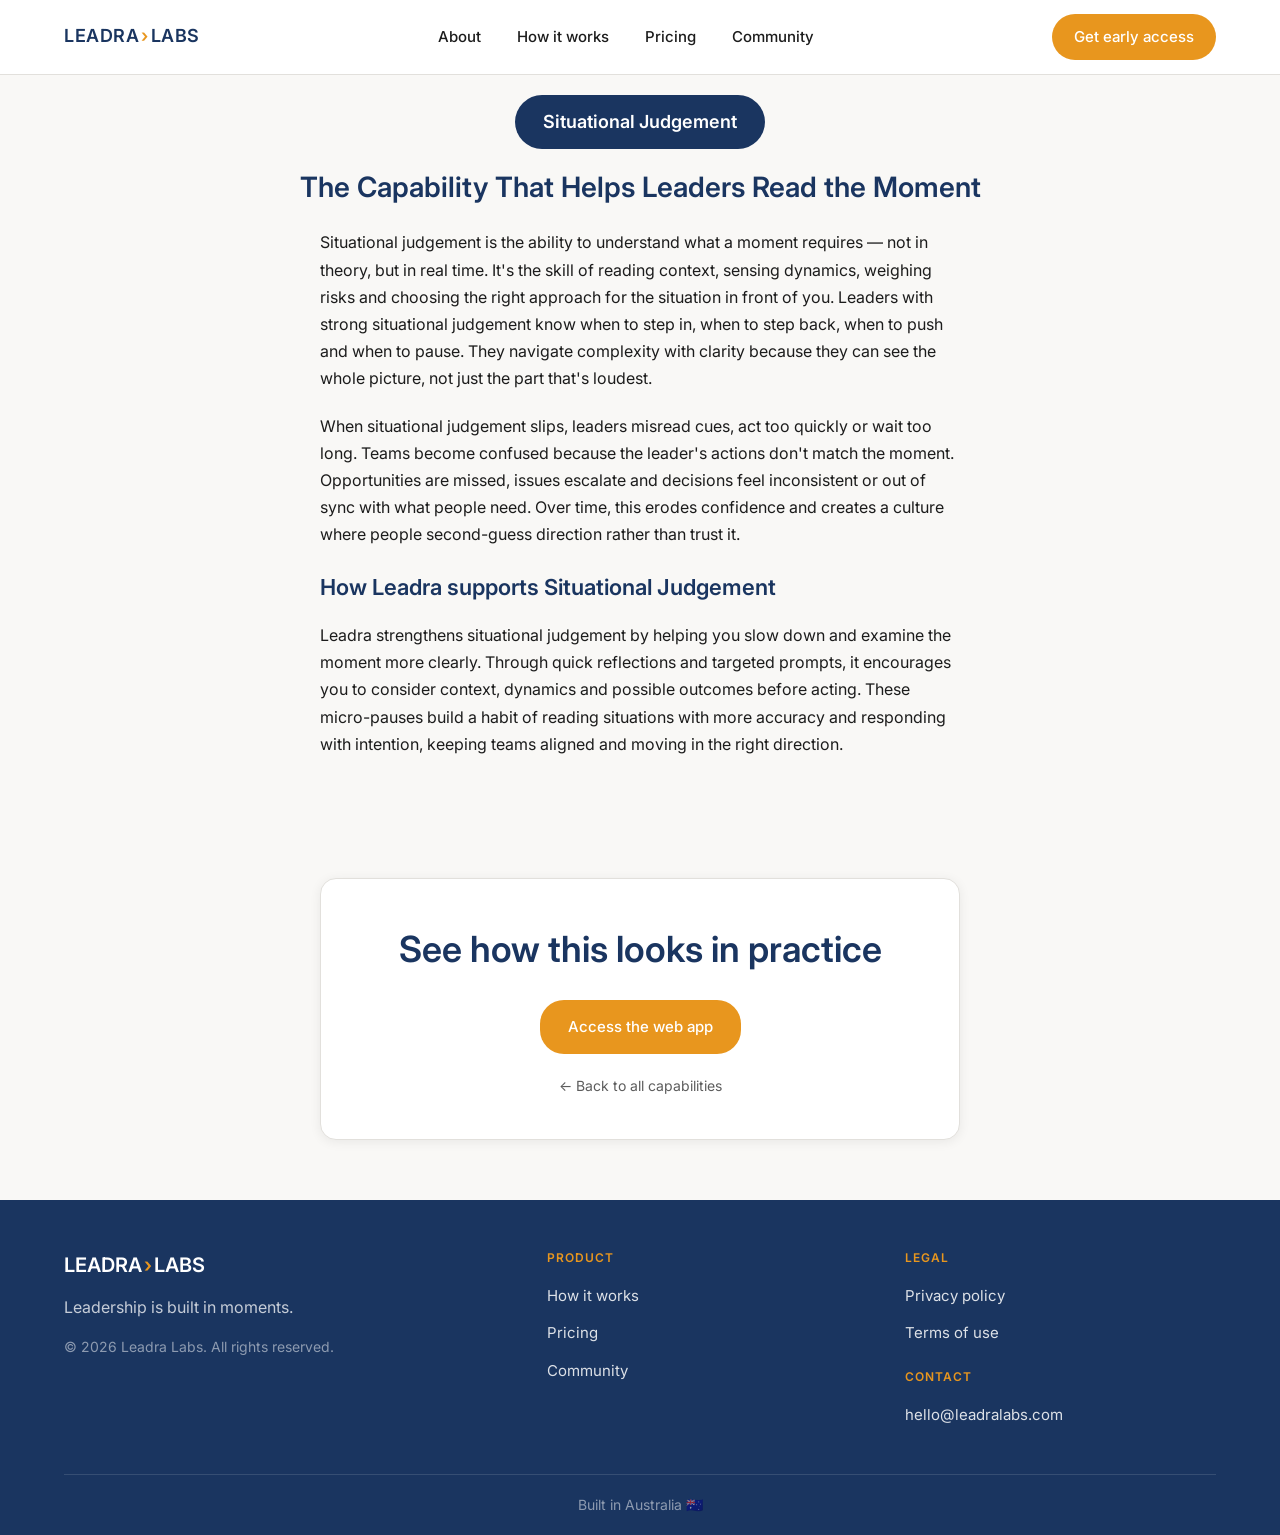
<file: capabilities/situational-judgement.html>
<!DOCTYPE html>
<html lang="en">
<head>
<meta charset="UTF-8">
<meta name="viewport" content="width=device-width, initial-scale=1.0">
<title>Situational Judgement — Leadra Labs</title>
<!-- NOVA: edit copy here -->
<meta name="description" content="Situational judgement is the leadership capability that helps you read the moment. Learn how Leadra supports it in the moments that matter.">
<meta property="og:title" content="Situational Judgement — Leadra Labs">
<!-- NOVA: edit copy here -->
<meta property="og:description" content="The capability that helps leaders read the moment. Learn how Leadra helps you build it.">
<meta property="og:type" content="website">
<meta property="og:url" content="https://leadralabs.com/capabilities/situational-judgement.html">
<meta property="og:image" content="https://leadralabs.com/og-image.png">
<link rel="icon" type="image/svg+xml" href="data:image/svg+xml,%3Csvg xmlns='http://www.w3.org/2000/svg' viewBox='0 0 64 64'%3E%3Crect width='64' height='64' fill='%231A3560'/%3E%3Ctext x='32' y='46' font-family='Arial, sans-serif' font-size='38' font-weight='700' fill='%23E8961E' text-anchor='middle'%3EL%3C/text%3E%3C/svg%3E">
<link rel="preconnect" href="https://fonts.googleapis.com">
<link rel="preconnect" href="https://fonts.gstatic.com" crossorigin>
<link href="https://fonts.googleapis.com/css2?family=Inter:wght@400;500;600&display=swap" rel="stylesheet">
<link rel="stylesheet" href="../assets/style.css">
</head>
<body>

<!-- ============ NAVIGATION ============ -->
<header class="site-nav">
  <div class="nav-inner">
    <a href="../index.html" class="logo">LEADRA<span class="arrow">›</span>LABS</a>
    <nav class="nav-links">
      <a href="../about.html">About</a>
      <a href="../index.html#how-it-works">How it works</a>
      <a href="../index.html#pricing">Pricing</a>
      <a href="../index.html#community">Community</a>
    </nav>
    <div class="nav-right">
      <a href="#" class="btn btn-gold-sm"><!-- TODO: replace with real link -->Get early access</a>
      <button class="hamburger" id="hamburgerBtn" aria-label="Toggle menu">☰</button>
    </div>
  </div>
  <div class="mobile-menu" id="mobileMenu">
    <a href="../about.html">About</a>
    <a href="../index.html#how-it-works">How it works</a>
    <a href="../index.html#pricing">Pricing</a>
    <a href="../index.html#community">Community</a>
  </div>
</header>

<!-- ============ PAGE HEADER ============ -->
<section class="capability-page-header">
  <div class="container">
    <!-- NOVA: edit copy here -->
    <h1 class="capability-pill" data-content="capabilities_pages.situational_judgement.pill">Situational Judgement</h1>
    <!-- NOVA: edit copy here -->
    <h2 data-content="capabilities_pages.situational_judgement.subtitle">The Capability That Helps Leaders Read the Moment</h2>
  </div>
</section>

<!-- ============ BODY ============ -->
<section id="capability-body">
  <div class="container">
    <div class="prose" data-content-list="capabilities_pages.situational_judgement.paragraphs">
      <!-- NOVA: edit copy here -->
      <p data-field="text">Situational judgement is the ability to understand what a moment requires — not in theory, but in real time. It's the skill of reading context, sensing dynamics, weighing risks and choosing the right approach for the situation in front of you. Leaders with strong situational judgement know when to step in, when to step back, when to push and when to pause. They navigate complexity with clarity because they can see the whole picture, not just the part that's loudest.</p>
      <!-- NOVA: edit copy here -->
      <p data-field="text">When situational judgement slips, leaders misread cues, act too quickly or wait too long. Teams become confused because the leader's actions don't match the moment. Opportunities are missed, issues escalate and decisions feel inconsistent or out of sync with what people need. Over time, this erodes confidence and creates a culture where people second-guess direction rather than trust it.</p>
    </div>

    <h2 class="capability-supports-heading" data-content="capabilities_pages.situational_judgement.supports_heading">How Leadra supports Situational Judgement</h2>
    <div class="prose">
      <!-- NOVA: edit copy here -->
      <p data-content="capabilities_pages.situational_judgement.supports_body">Leadra strengthens situational judgement by helping you slow down and examine the moment more clearly. Through quick reflections and targeted prompts, it encourages you to consider context, dynamics and possible outcomes before acting. These micro-pauses build a habit of reading situations with more accuracy and responding with intention, keeping teams aligned and moving in the right direction.</p>
    </div>
  </div>
</section>

<!-- ============ CLOSING CTA ============ -->
<section>
  <div class="container">
    <div class="capability-cta-card">
      <h2 class="section-heading">See how this looks in practice</h2>
      <a href="#" class="btn btn-gold"><!-- TODO: replace with real link -->Access the web app</a>
      <br>
      <a href="../index.html#capabilities" class="capability-back-link">← Back to all capabilities</a>
    </div>
  </div>
</section>

<!-- ============ FOOTER ============ -->
<footer>
  <div class="container">
    <div class="footer-grid">
      <div>
        <div class="footer-logo">LEADRA<span class="arrow">›</span>LABS</div>
        <!-- NOVA: edit copy here -->
        <p class="footer-tagline">Leadership is built in moments.</p>
        <p class="footer-copyright">© 2026 Leadra Labs. All rights reserved.</p>
      </div>
      <div>
        <div class="footer-heading">Product</div>
        <ul class="footer-links">
          <li><a href="../index.html#how-it-works">How it works</a></li>
          <li><a href="../index.html#pricing">Pricing</a></li>
          <li><a href="../index.html#community">Community</a></li>
        </ul>
      </div>
      <div>
        <div class="footer-heading">Legal</div>
        <ul class="footer-links">
          <li><a href="#"><!-- TODO: replace with real link -->Privacy policy</a></li>
          <li><a href="#"><!-- TODO: replace with real link -->Terms of use</a></li>
        </ul>
        <div class="footer-heading second">Contact</div>
        <ul class="footer-links">
          <li><a href="mailto:hello@leadralabs.com">hello@leadralabs.com</a></li>
        </ul>
      </div>
    </div>
    <div class="footer-bottom">Built in Australia 🇦🇺</div>
  </div>
</footer>

<script>
  document.getElementById('hamburgerBtn').addEventListener('click', function () {
    document.getElementById('mobileMenu').classList.toggle('open');
  });

  document.querySelectorAll('.mobile-menu a').forEach(function (link) {
    link.addEventListener('click', function () {
      document.getElementById('mobileMenu').classList.remove('open');
    });
  });
</script>

<!--
  Loads page copy from content.json and populates it into the page.
  If content.json is missing, unreachable, or malformed, this silently does nothing
  and the hardcoded text already in the HTML above is shown instead (fallback).
-->
<script>
  function getByPath(obj, path) {
    return path.split('.').reduce(function (value, key) {
      return (value === undefined || value === null) ? undefined : value[key];
    }, obj);
  }

  function applySimpleFields(root, content) {
    root.querySelectorAll('[data-content]').forEach(function (el) {
      var value = getByPath(content, el.getAttribute('data-content'));
      if (typeof value === 'string' && value.length > 0) {
        el.textContent = value;
      }
    });
  }

  function applyFieldsToCard(card, item) {
    card.querySelectorAll('[data-field]').forEach(function (el) {
      var field = el.getAttribute('data-field');
      var value = item[field];
      if (typeof value === 'string' && value.length > 0) {
        el.textContent = value;
      }
    });
    card.querySelectorAll('[data-field-list]').forEach(function (listEl) {
      var items = item[listEl.getAttribute('data-field-list')];
      if (Array.isArray(items) && items.length > 0) {
        populateList(listEl, items, function (li, text) {
          var textEl = li.querySelector('[data-field="text"]');
          if (textEl && typeof text === 'string') {
            textEl.textContent = text;
          }
        });
      }
    });
  }

  function populateList(container, items, fillItem) {
    var template = container.children[0];
    if (!template) return;
    var templateClone = template.cloneNode(true);

    items.forEach(function (item, index) {
      var node = index === 0 ? template : templateClone.cloneNode(true);
      fillItem(node, item);
      if (index > 0) {
        container.appendChild(node);
      }
    });

    // Remove any leftover static entries beyond what content.json provided
    while (container.children.length > items.length) {
      container.removeChild(container.lastElementChild);
    }
  }

  function applyContentLists(root, content) {
    root.querySelectorAll('[data-content-list]').forEach(function (container) {
      var items = getByPath(content, container.getAttribute('data-content-list'));
      if (!Array.isArray(items) || items.length === 0) return;

      populateList(container, items, function (node, item) {
        if (typeof item === 'string') {
          var textEl = node.querySelector('[data-field="text"]');
          if (textEl) textEl.textContent = item;
        } else if (item && typeof item === 'object') {
          applyFieldsToCard(node, item);
        }
      });
    });
  }

  fetch('../content.json')
    .then(function (response) {
      if (!response.ok) throw new Error('content.json not found');
      return response.json();
    })
    .then(function (content) {
      applyContentLists(document, content);
      applySimpleFields(document, content);
    })
    .catch(function () {
      // content.json missing or invalid — hardcoded fallback text stays as-is
    });
</script>

</body>
</html>
</file>
<file: assets/style.css>
:root {
  --navy: #1A3560;
  --gold: #E8961E;
  --gold-hover: #C97D10;
  --off-white: #F9F8F6;
  --white: #FFFFFF;
  --dark-text: #1C1C1C;
  --muted-text: #5C5C5C;
  --border: #E2E0DC;
  --community-bg: #F2F0EB;
  --sand: #F7F4EF;
  --community-bg-2: #EFE8D8;
}

* { box-sizing: border-box; margin: 0; padding: 0; }

html { scroll-behavior: smooth; }

body {
  font-family: 'Inter', -apple-system, BlinkMacSystemFont, sans-serif;
  font-size: 16px;
  line-height: 1.7;
  color: var(--dark-text);
  background: var(--off-white);
}

img, svg { display: block; max-width: 100%; }

a { text-decoration: none; color: inherit; }

ul { list-style: none; }

.container {
  max-width: 1200px;
  margin: 0 auto;
  padding: 0 24px;
}

section { padding: 60px 0; }

h1, h2, h3 { font-weight: 600; color: var(--navy); }

h2.section-heading {
  font-size: 36px;
  text-align: center;
  max-width: 640px;
  margin: 0 auto 10px;
}

p.section-subtext {
  font-size: 18px;
  color: var(--muted-text);
  text-align: center;
  max-width: 620px;
  margin: 0 auto 36px;
}

.eyebrow-pill {
  display: inline-block;
  background: var(--navy);
  color: var(--white);
  font-size: 12px;
  font-weight: 500;
  padding: 6px 16px;
  border-radius: 20px;
}

.eyebrow-gold {
  display: inline-block;
  background: rgba(232,150,30,0.12);
  color: var(--gold-hover);
  font-size: 12px;
  font-weight: 600;
  padding: 6px 16px;
  border-radius: 20px;
}

.btn {
  display: inline-block;
  font-family: inherit;
  font-size: 15px;
  font-weight: 500;
  cursor: pointer;
  border: none;
  transition: background 0.15s ease, color 0.15s ease, border-color 0.15s ease;
}

.btn-gold {
  background: var(--gold);
  color: var(--white);
  padding: 14px 28px;
  border-radius: 24px;
}
.btn-gold:hover { background: var(--gold-hover); }

.btn-gold-sm {
  background: var(--gold);
  color: var(--white);
  padding: 10px 22px;
  border-radius: 24px;
}
.btn-gold-sm:hover { background: var(--gold-hover); }

.btn-outline-navy {
  background: transparent;
  color: var(--navy);
  border: 1.5px solid var(--navy);
  padding: 14px 28px;
  border-radius: 24px;
}
.btn-outline-navy:hover { background: var(--navy); color: var(--white); }

.btn-text-arrow {
  background: none;
  color: var(--dark-text);
  font-weight: 500;
  padding: 14px 4px;
}
.btn-text-arrow span { color: var(--gold); margin-left: 6px; transition: margin-left 0.15s ease; }
.btn-text-arrow:hover span { margin-left: 10px; }

/* ---------- Nav ---------- */
header.site-nav {
  position: sticky;
  top: 0;
  z-index: 100;
  background: var(--white);
  border-bottom: 1px solid var(--border);
}

.nav-inner {
  display: flex;
  align-items: center;
  justify-content: space-between;
  padding: 14px 24px;
  max-width: 1200px;
  margin: 0 auto;
}

.logo {
  font-size: 18px;
  font-weight: 600;
  color: var(--navy);
  letter-spacing: 0.5px;
}
.logo .arrow { color: var(--gold); margin: 0 2px; }

.logo-mark { display: flex; align-items: center; gap: 8px; }
.logo-icon { width: 26px; height: 26px; border-radius: 6px; }

nav.nav-links {
  display: flex;
  align-items: center;
  gap: 36px;
}

nav.nav-links a {
  font-size: 15px;
  font-weight: 500;
  color: var(--dark-text);
}
nav.nav-links a:hover { color: var(--gold-hover); }

.nav-right {
  display: flex;
  align-items: center;
  gap: 32px;
}

.hamburger {
  display: none;
  background: none;
  border: none;
  font-size: 24px;
  cursor: pointer;
  color: var(--navy);
}

.mobile-menu {
  display: none;
  flex-direction: column;
  background: var(--white);
  border-bottom: 1px solid var(--border);
  padding: 8px 24px 16px;
}
.mobile-menu.open { display: flex; }
.mobile-menu a {
  padding: 10px 0;
  font-size: 15px;
  font-weight: 500;
  border-bottom: 1px solid var(--border);
}
.mobile-menu a:last-child { border-bottom: none; }

/* ---------- Hero ---------- */
.hero {
  background: var(--sand);
  padding: 20px 0 40px;
}
.hero .container {
  display: flex;
  align-items: flex-start;
  gap: 48px;
}
.hero-text { flex: 0 0 55%; }
.hero-visual { flex: 0 0 40%; margin-left: auto; }

.hero-text h1 {
  font-size: 52px;
  line-height: 1.15;
  margin: 20px 0 16px;
}

.hero-text p.sub {
  font-size: 18px;
  color: var(--muted-text);
  margin-bottom: 24px;
  max-width: 520px;
}

.hero-ctas {
  display: flex;
  align-items: center;
  gap: 24px;
  flex-wrap: wrap;
}

.hero-visual-card {
  max-width: 480px;
  margin-left: auto;
  background: var(--navy);
  border-radius: 16px;
  overflow: hidden;
}
.hero-visual-card .accent-bar { height: 4px; background: var(--gold); }
.hero-visual-card .placeholder-content {
  padding: 64px 24px;
  text-align: center;
  color: rgba(255,255,255,0.5);
  font-size: 14px;
}

/* "LIVE MOMENT LOG" hero visual */
.moment-log-card {
  background: var(--navy);
  border-radius: 14px;
  padding: 20px;
  display: flex;
  flex-direction: column;
  gap: 10px;
}
.moment-log-label {
  font: 11px ui-monospace, Menlo, monospace;
  color: rgba(255,255,255,0.5);
  padding: 0 4px 4px;
  letter-spacing: 0.05em;
}
.moment-log-item {
  background: rgba(255,255,255,0.07);
  border-radius: 9px;
  padding: 14px 16px;
  display: flex;
  justify-content: space-between;
  align-items: center;
}
.moment-log-item-title { color: var(--white); font-size: 13.5px; font-weight: 600; }
.moment-log-item-meta { color: rgba(255,255,255,0.5); font-size: 12px; margin-top: 3px; }
.moment-log-tag {
  background: rgba(232,150,30,0.2);
  color: var(--gold);
  font-size: 11px;
  font-weight: 700;
  padding: 5px 10px;
  border-radius: 100px;
  white-space: nowrap;
}
.moment-log-tag.done { background: rgba(255,255,255,0.15); color: var(--white); }

/* ---------- Capabilities ---------- */
#capabilities { padding-bottom: 28px; }

.capabilities-grid {
  display: grid;
  grid-template-columns: repeat(auto-fit, minmax(180px, 1fr));
  gap: 20px;
}

.capability-card {
  display: block;
  width: 100%;
  text-align: left;
  font-family: inherit;
  background: var(--white);
  border: 1px solid var(--border);
  border-radius: 12px;
  padding: 24px 20px;
  cursor: pointer;
  transition: border-color 0.15s ease, transform 0.15s ease;
  position: relative;
}
.capability-card:hover {
  border-color: var(--gold);
  transform: translateY(-2px);
}

.capability-icon-img {
  width: 32px;
  height: 32px;
  border-radius: 8px;
  object-fit: cover;
  margin-bottom: 16px;
}

.capability-icon {
  width: 40px;
  height: 40px;
  border-radius: 50%;
  background: rgba(232,150,30,0.12);
  color: var(--gold-hover);
  display: flex;
  align-items: center;
  justify-content: center;
  font-size: 13px;
  font-weight: 600;
  margin-bottom: 16px;
}

.capability-card h3 {
  font-size: 16px;
  color: var(--navy);
  margin-bottom: 8px;
}

.capability-card p {
  font-size: 14px;
  color: var(--muted-text);
}

.capability-card .card-arrow {
  position: absolute;
  top: 24px;
  right: 20px;
  color: var(--gold);
  opacity: 0;
  transform: translateX(-4px);
  transition: opacity 0.15s ease, transform 0.15s ease;
  font-size: 15px;
}
.capability-card:hover .card-arrow {
  opacity: 1;
  transform: translateX(0);
}

/* ---------- How Leadra works (4-step loop) ---------- */
#how-it-works { padding-top: 20px; background: var(--sand); }

.steps-grid {
  display: grid;
  grid-template-columns: repeat(4, 1fr);
  gap: 20px;
}

.step-card {
  border: 1px solid var(--border);
  border-radius: 12px;
  padding: 24px 20px;
  background: var(--white);
}

.step-num {
  width: 30px;
  height: 30px;
  border-radius: 100px;
  background: var(--gold);
  color: var(--navy);
  font-weight: 700;
  font-size: 12px;
  display: flex;
  align-items: center;
  justify-content: center;
  margin-bottom: 16px;
}

.step-card h3 { font-size: 15px; margin-bottom: 8px; }
.step-card p { font-size: 13px; color: var(--muted-text); }

/* ---------- Grounded in behavioural science ---------- */
.science-section {
  background: var(--navy);
  color: var(--white);
}
.science-section .section-heading,
.science-section h2 { color: var(--white); text-align: left; margin: 0 0 10px; max-width: none; }
.science-section .section-subtext {
  color: rgba(255,255,255,0.65);
  text-align: left;
  margin: 0 0 36px;
  max-width: none;
}

.pillars {
  display: grid;
  grid-template-columns: repeat(3, 1fr);
  gap: 0;
}

.pillar {
  padding: 0 32px;
  border-left: 1px solid rgba(255,255,255,0.15);
}
.pillar:first-child { padding-left: 0; border-left: none; }

.pillar .num {
  width: 34px;
  height: 34px;
  border-radius: 100px;
  background: var(--gold);
  color: var(--navy);
  font-weight: 700;
  font-size: 13px;
  display: flex;
  align-items: center;
  justify-content: center;
  margin-bottom: 16px;
}

.pillar h3 {
  font-size: 16px;
  margin-bottom: 8px;
  color: var(--white);
}

.pillar p {
  font-size: 13.5px;
  color: rgba(255,255,255,0.6);
}

/* ---------- Bring Leadra to your organisation ---------- */
.org-section { background: var(--sand); }

.eyebrow-navy {
  display: inline-block;
  background: var(--navy);
  color: var(--gold);
  font-size: 12px;
  font-weight: 700;
  padding: 8px 16px;
  border-radius: 100px;
  letter-spacing: 0.05em;
  text-transform: uppercase;
  margin-bottom: 20px;
}

.org-heading { font-size: 32px; margin: 0 0 12px; }
.org-subheading { font-size: 17px; color: var(--navy); font-weight: 700; margin: 0 0 18px; }
.org-divider { width: 56px; height: 4px; background: var(--gold); border-radius: 2px; margin: 0 0 22px; }
.org-body { color: var(--muted-text); max-width: 640px; margin: 0 0 40px; }

.org-grid {
  display: grid;
  grid-template-columns: repeat(3, 1fr);
  gap: 24px;
}

.org-card {
  background: var(--white);
  border-radius: 12px;
  padding: 28px;
  box-shadow: 0 1px 3px rgba(22,35,61,0.06);
}
.org-card.dark { background: var(--navy); color: var(--white); }

.org-card-num {
  width: 36px;
  height: 36px;
  border-radius: 9px;
  background: var(--navy);
  color: var(--gold);
  font-weight: 700;
  font-size: 14px;
  display: flex;
  align-items: center;
  justify-content: center;
  margin-bottom: 18px;
}
.org-card.dark .org-card-num { background: var(--gold); color: var(--navy); }

.org-card h3 { font-size: 16px; margin-bottom: 10px; }
.org-card.dark h3 { color: var(--white); }
.org-card p { color: var(--muted-text); font-size: 13.5px; line-height: 1.55; }
.org-card.dark p { color: rgba(255,255,255,0.7); }

.org-cta { margin-top: 36px; }

/* ---------- Pricing ---------- */
#pricing { padding-top: 28px; }

.pricing-grid {
  display: grid;
  grid-template-columns: repeat(2, 1fr);
  gap: 32px;
  align-items: stretch;
}

.price-card {
  background: var(--white);
  border: 1px solid var(--border);
  border-radius: 12px;
  padding: 32px 28px;
  box-shadow: 0 2px 12px rgba(0,0,0,0.07);
  display: flex;
  flex-direction: column;
  position: relative;
}

.price-card.featured {
  border: 2px solid var(--gold);
}

.price-card.dark {
  background: var(--navy);
  border-color: var(--navy);
  color: var(--white);
}
.price-card.dark h3 { color: var(--white); }
.price-card.dark .price { color: var(--white); }
.price-card.dark .price span { color: rgba(255,255,255,0.6); }
.price-card.dark .tagline { color: rgba(255,255,255,0.65); }
.price-card.dark ul li { color: rgba(255,255,255,0.85); }
.price-card.dark ul li span.check { color: var(--gold); }
.price-card.dark hr.price-divider { border-color: rgba(255,255,255,0.15); }

.popular-badge {
  position: absolute;
  top: -14px;
  right: 24px;
  background: var(--gold);
  color: var(--navy);
  font-size: 11px;
  font-weight: 700;
  padding: 4px 10px;
  border-radius: 100px;
}

.price-divider {
  border: none;
  height: 1px;
  background: var(--border);
  margin: 0 0 24px;
}

.price-card h3 {
  font-size: 20px;
  margin-bottom: 6px;
}

.price-card .price {
  font-size: 36px;
  font-weight: 600;
  color: var(--navy);
  margin-bottom: 4px;
}
.price-card .price span {
  font-size: 15px;
  font-weight: 400;
  color: var(--muted-text);
}

.price-card .tagline {
  font-size: 14px;
  color: var(--muted-text);
  margin-bottom: 20px;
}

.price-card ul {
  margin-bottom: 24px;
  flex-grow: 1;
}

.price-card ul li {
  display: flex;
  align-items: flex-start;
  gap: 10px;
  font-size: 14.5px;
  margin-bottom: 12px;
  color: var(--dark-text);
}
.price-card ul li span.check { color: var(--gold); font-weight: 600; }

.price-card .btn { text-align: center; width: 100%; }

.pricing-footnote {
  text-align: center;
  color: var(--muted-text);
  margin-top: 28px;
  font-size: 14px;
}

/* ---------- Community ---------- */
.community-section {
  background: var(--community-bg-2);
  text-align: center;
}
.community-inner {
  max-width: 640px;
  margin: 0 auto;
  padding: 0 24px;
}
.community-inner h2 { font-size: 36px; margin: 14px 0 12px; }
.community-inner p { color: var(--muted-text); margin-bottom: 24px; }

.community-tags {
  display: flex;
  flex-wrap: wrap;
  justify-content: center;
  gap: 10px;
  margin-bottom: 24px;
}
.community-tag {
  background: var(--white);
  border: 1px solid rgba(0,0,0,0.12);
  color: #4c4335;
  font-size: 13px;
  font-weight: 600;
  padding: 9px 16px;
  border-radius: 100px;
}

.email-capture {
  display: flex;
  gap: 12px;
  justify-content: center;
  flex-wrap: wrap;
}

.email-capture input {
  font-family: inherit;
  font-size: 15px;
  padding: 13px 18px;
  border: 1px solid var(--border);
  border-radius: 24px;
  width: 300px;
  max-width: 100%;
  background: var(--white);
  color: var(--dark-text);
}
.email-capture input:focus { outline: 2px solid var(--gold); outline-offset: 1px; }

.email-capture button {
  border-radius: 24px;
  padding: 13px 26px;
}

/* ---------- Get access ---------- */
.get-access {
  background: var(--off-white);
  text-align: center;
}
.get-access h2 { margin-bottom: 10px; }
.get-access .section-subtext { margin-bottom: 28px; }
.get-access-ctas {
  display: flex;
  justify-content: center;
  gap: 20px;
  flex-wrap: wrap;
  margin-bottom: 14px;
}
.get-access .fine-print {
  color: var(--muted-text);
  font-size: 14px;
}

/* ---------- Footer ---------- */
footer {
  background: var(--navy);
  color: var(--white);
  padding: 48px 0 0;
}

.footer-grid {
  display: grid;
  grid-template-columns: 1.4fr 1fr 1fr;
  gap: 48px;
  padding-bottom: 36px;
}

.footer-logo {
  font-size: 20px;
  font-weight: 600;
  color: var(--white);
  margin-bottom: 12px;
}
.footer-logo .arrow { color: var(--gold); margin: 0 2px; }

.footer-tagline {
  color: rgba(255,255,255,0.75);
  margin-bottom: 14px;
}

.footer-copyright {
  color: rgba(255,255,255,0.5);
  font-size: 14px;
}

.footer-heading {
  font-size: 12px;
  font-weight: 600;
  text-transform: uppercase;
  letter-spacing: 1px;
  color: var(--gold);
  margin-bottom: 14px;
}

.footer-heading.second { margin-top: 20px; }

.footer-links li { margin-bottom: 10px; }
.footer-links a { color: rgba(255,255,255,0.85); font-size: 15px; }
.footer-links a:hover { color: var(--gold); }

.footer-bottom {
  border-top: 1px solid rgba(255,255,255,0.12);
  padding: 18px 0;
  text-align: center;
  color: rgba(255,255,255,0.5);
  font-size: 14px;
}

/* ---------- About page: page header ---------- */
.page-header {
  background: var(--off-white);
  text-align: center;
  padding: 12px 0 8px;
}
.page-header h1 {
  font-size: 44px;
  line-height: 1.2;
  margin-top: 24px;
}

#what-is-leadra { padding-top: 12px; }

/* ---------- About page: prose ---------- */
.prose {
  max-width: 640px;
  margin: 0 auto;
}
.prose p {
  margin-bottom: 20px;
  color: var(--dark-text);
}
.prose p:last-child { margin-bottom: 0; }

/* ---------- About page: founder ---------- */
.founder-card {
  background: var(--white);
  border: 1px solid var(--border);
  border-radius: 16px;
  padding: 32px;
  max-width: 720px;
  margin: 0 auto;
  display: flex;
  align-items: flex-start;
  gap: 32px;
}

.avatar-placeholder {
  flex: 0 0 120px;
  width: 120px;
  height: 120px;
  border-radius: 50%;
  background: var(--navy);
  color: var(--gold);
  display: flex;
  align-items: center;
  justify-content: center;
  font-size: 32px;
  font-weight: 600;
}

.founder-card .founder-text p {
  color: var(--dark-text);
  margin-bottom: 14px;
}
.founder-card .founder-text p:last-child { margin-bottom: 0; }

.founder-note {
  font-size: 13px;
  color: var(--muted-text);
  font-style: italic;
  margin-bottom: 14px;
}

/* ---------- About page: how we use AI (trust section) ---------- */
.trust-section {
  background: var(--community-bg);
}

/* ---------- About page: who it's for (career-stage cards) ---------- */
.stage-intro {
  text-align: center;
  max-width: 640px;
  margin: 0 auto 40px;
  color: var(--muted-text);
  font-size: 18px;
}

.stage-list {
  display: flex;
  flex-direction: column;
  gap: 20px;
}

.stage-card {
  background: var(--white);
  border: 1px solid var(--border);
  border-left: 4px solid var(--gold);
  border-radius: 12px;
  padding: 28px 32px;
  display: grid;
  grid-template-columns: 220px 1fr 1fr;
  gap: 28px;
}

.stage-num {
  font-size: 22px;
  font-weight: 700;
  color: var(--gold);
  margin-bottom: 10px;
}

.stage-card h3 {
  font-size: 19px;
  margin-bottom: 4px;
}

.stage-subtitle {
  font-size: 13px;
  color: var(--muted-text);
  margin-bottom: 12px;
}

.stage-body {
  color: var(--dark-text);
  font-size: 14.5px;
}

.stage-label {
  font-size: 11px;
  font-weight: 700;
  letter-spacing: 0.06em;
  text-transform: uppercase;
  color: var(--gold-hover);
  margin-bottom: 8px;
}

.stage-moments {
  color: var(--muted-text);
  font-size: 13.5px;
  line-height: 1.55;
  margin-bottom: 16px;
}

.stage-focus {
  display: flex;
  flex-wrap: wrap;
  gap: 8px;
  margin-bottom: 16px;
}

.stage-focus-tag {
  display: inline-block;
  background: rgba(26,53,96,0.07);
  color: var(--navy);
  font-size: 12.5px;
  font-weight: 600;
  padding: 6px 14px;
  border-radius: 100px;
}

.stage-insight {
  color: var(--muted-text);
  font-size: 13px;
  font-style: italic;
}

.stage-closing {
  text-align: center;
  max-width: 560px;
  margin: 40px auto 0;
  color: var(--muted-text);
  font-size: 15px;
}

.stage-cta {
  text-align: center;
  margin-top: 24px;
}

@media (max-width: 900px) {
  .stage-card { grid-template-columns: 1fr; }
}

/* ---------- About page: why it sticks ---------- */
.sticks-section {
  background: var(--navy);
  color: var(--white);
}
.sticks-section .section-heading { color: var(--white); }

.sticks-intro {
  max-width: 700px;
  margin: 0 auto 40px;
}
.sticks-intro p {
  color: rgba(255,255,255,0.65);
  text-align: center;
  margin-bottom: 16px;
}
.sticks-intro p:last-child { margin-bottom: 0; }

.sticks-grid {
  display: grid;
  grid-template-columns: repeat(3, 1fr);
  gap: 28px 32px;
  max-width: 900px;
  margin: 0 auto;
}

.sticks-point .num {
  width: 30px;
  height: 30px;
  border-radius: 100px;
  background: var(--gold);
  color: var(--navy);
  font-weight: 700;
  font-size: 13px;
  display: flex;
  align-items: center;
  justify-content: center;
  margin-bottom: 12px;
}

.sticks-point h3 {
  font-size: 15px;
  color: var(--white);
  margin-bottom: 6px;
}

.sticks-point p {
  font-size: 13.5px;
  color: rgba(255,255,255,0.6);
}

.sticks-closing {
  max-width: 700px;
  margin: 40px auto 0;
  text-align: center;
  color: rgba(255,255,255,0.65);
  font-size: 15px;
}

@media (max-width: 900px) {
  .sticks-grid { grid-template-columns: repeat(2, 1fr); }
}
@media (max-width: 600px) {
  .sticks-grid { grid-template-columns: 1fr; }
}

/* ---------- Capability detail pages ---------- */
.capability-page-header {
  background: var(--off-white);
  text-align: center;
  padding: 20px 0 8px;
}

h1.capability-pill {
  display: inline-block;
  background: var(--navy);
  color: var(--white);
  font-size: 18px;
  font-weight: 600;
  padding: 12px 28px;
  border-radius: 32px;
}

.capability-page-header h2 {
  font-size: 28px;
  line-height: 1.3;
  max-width: 780px;
  margin: 20px auto 0;
}

.capability-supports-heading {
  font-size: 22px;
  max-width: 640px;
  margin: 20px auto 16px;
}

#capability-body { padding-top: 16px; }

.capability-cta-card {
  background: var(--white);
  border: 1px solid var(--border);
  border-radius: 16px;
  padding: 40px;
  max-width: 640px;
  margin: 0 auto;
  text-align: center;
  box-shadow: 0 2px 12px rgba(0,0,0,0.07);
}
.capability-cta-card h2 { margin-bottom: 20px; }
.capability-back-link {
  display: inline-block;
  margin-top: 20px;
  font-size: 14px;
  color: var(--muted-text);
}
.capability-back-link:hover { color: var(--gold-hover); }

/* ---------- Modals (capability detail + organisation contact) ---------- */
.modal-overlay {
  position: fixed;
  inset: 0;
  background: rgba(22,53,96,0.55);
  display: none;
  align-items: center;
  justify-content: center;
  z-index: 1000;
  padding: 20px;
}
.modal-overlay.open { display: flex; }

.modal-box {
  background: var(--white);
  border-radius: 16px;
  max-width: 640px;
  width: 100%;
  padding: 40px;
  max-height: 80vh;
  overflow: auto;
  box-shadow: 0 20px 60px rgba(0,0,0,0.3);
}
.contact-modal .modal-box { max-width: 520px; }

.modal-header {
  display: flex;
  align-items: center;
  gap: 14px;
  margin-bottom: 24px;
}
.modal-icon { width: 44px; height: 44px; border-radius: 10px; object-fit: cover; }
.modal-header h2 { font-size: 24px; margin: 0; }

.modal-box p { font-size: 15px; line-height: 1.6; color: var(--dark-text); margin: 0 0 18px; }
.modal-box h3 { font-size: 15px; margin: 0 0 10px; }

.modal-close-row { text-align: right; margin-top: 20px; }
.modal-close-btn {
  display: inline-block;
  background: var(--navy);
  color: var(--white);
  font-weight: 700;
  font-size: 13px;
  padding: 10px 20px;
  border-radius: 8px;
  cursor: pointer;
  border: none;
  font-family: inherit;
}

.contact-modal h2 { font-size: 22px; margin: 0 0 6px; }
.contact-modal .modal-intro { font-size: 13.5px; color: var(--muted-text); margin: 0 0 28px; }

.form-group { margin-bottom: 16px; }
.form-group label {
  display: block;
  font-size: 12px;
  font-weight: 700;
  color: #3a4557;
  margin-bottom: 6px;
}
.form-group input,
.form-group textarea {
  width: 100%;
  box-sizing: border-box;
  border: 1px solid rgba(0,0,0,0.15);
  border-radius: 7px;
  padding: 10px 12px;
  font-size: 14px;
  font-family: inherit;
}
.form-group textarea { resize: vertical; }

.modal-actions {
  display: flex;
  justify-content: flex-end;
  gap: 10px;
  margin-top: 28px;
}
.modal-btn-cancel {
  color: var(--dark-text);
  font-weight: 600;
  font-size: 13px;
  padding: 10px 16px;
  cursor: pointer;
  background: none;
  border: none;
  font-family: inherit;
}
.modal-btn-send {
  background: var(--navy);
  color: var(--white);
  font-weight: 700;
  font-size: 13px;
  padding: 10px 22px;
  border-radius: 8px;
  cursor: pointer;
  border: none;
  font-family: inherit;
}

/* ---------- Responsive ---------- */
@media (max-width: 900px) {
  .pillars { grid-template-columns: 1fr; gap: 28px; }
  .pillar { padding: 0; border-left: none; }
  .pricing-grid { grid-template-columns: 1fr; }
  .footer-grid { grid-template-columns: 1fr; gap: 28px; }
  .roadmap-grid { grid-template-columns: 1fr; gap: 20px; }
  .steps-grid { grid-template-columns: repeat(2, 1fr); }
  .org-grid { grid-template-columns: 1fr; }
}

@media (max-width: 768px) {
  section { padding: 40px 0; }

  nav.nav-links { display: none; }
  .hamburger { display: block; }

  .hero { padding: 40px 0; }
  .hero .container { flex-direction: column; }
  .hero-text { flex: 1; }
  .hero-visual { flex: 1; margin: 32px 0 0; width: 100%; }
  .hero-visual-card, .moment-log-card { margin: 0; max-width: 100%; }
  .hero-text h1 { font-size: 36px; }

  h2.section-heading { font-size: 28px; }
  .page-header h1 { font-size: 32px; }
  .capability-page-header h2 { font-size: 24px; }
  .capability-pill { font-size: 15px; padding: 10px 22px; }

  .founder-card { flex-direction: column; align-items: center; text-align: center; }

  .nav-right { gap: 12px; }
  .nav-right .btn-gold-sm { display: none; }

  .steps-grid { grid-template-columns: 1fr; }
  .modal-box { padding: 28px; }
  .org-heading, .science-section h2 { font-size: 26px; }
}

@media (max-width: 480px) {
  .hero-ctas { flex-direction: column; align-items: flex-start; }
  .get-access-ctas { flex-direction: column; align-items: stretch; }
  .get-access-ctas .btn { text-align: center; }
}
</file>
